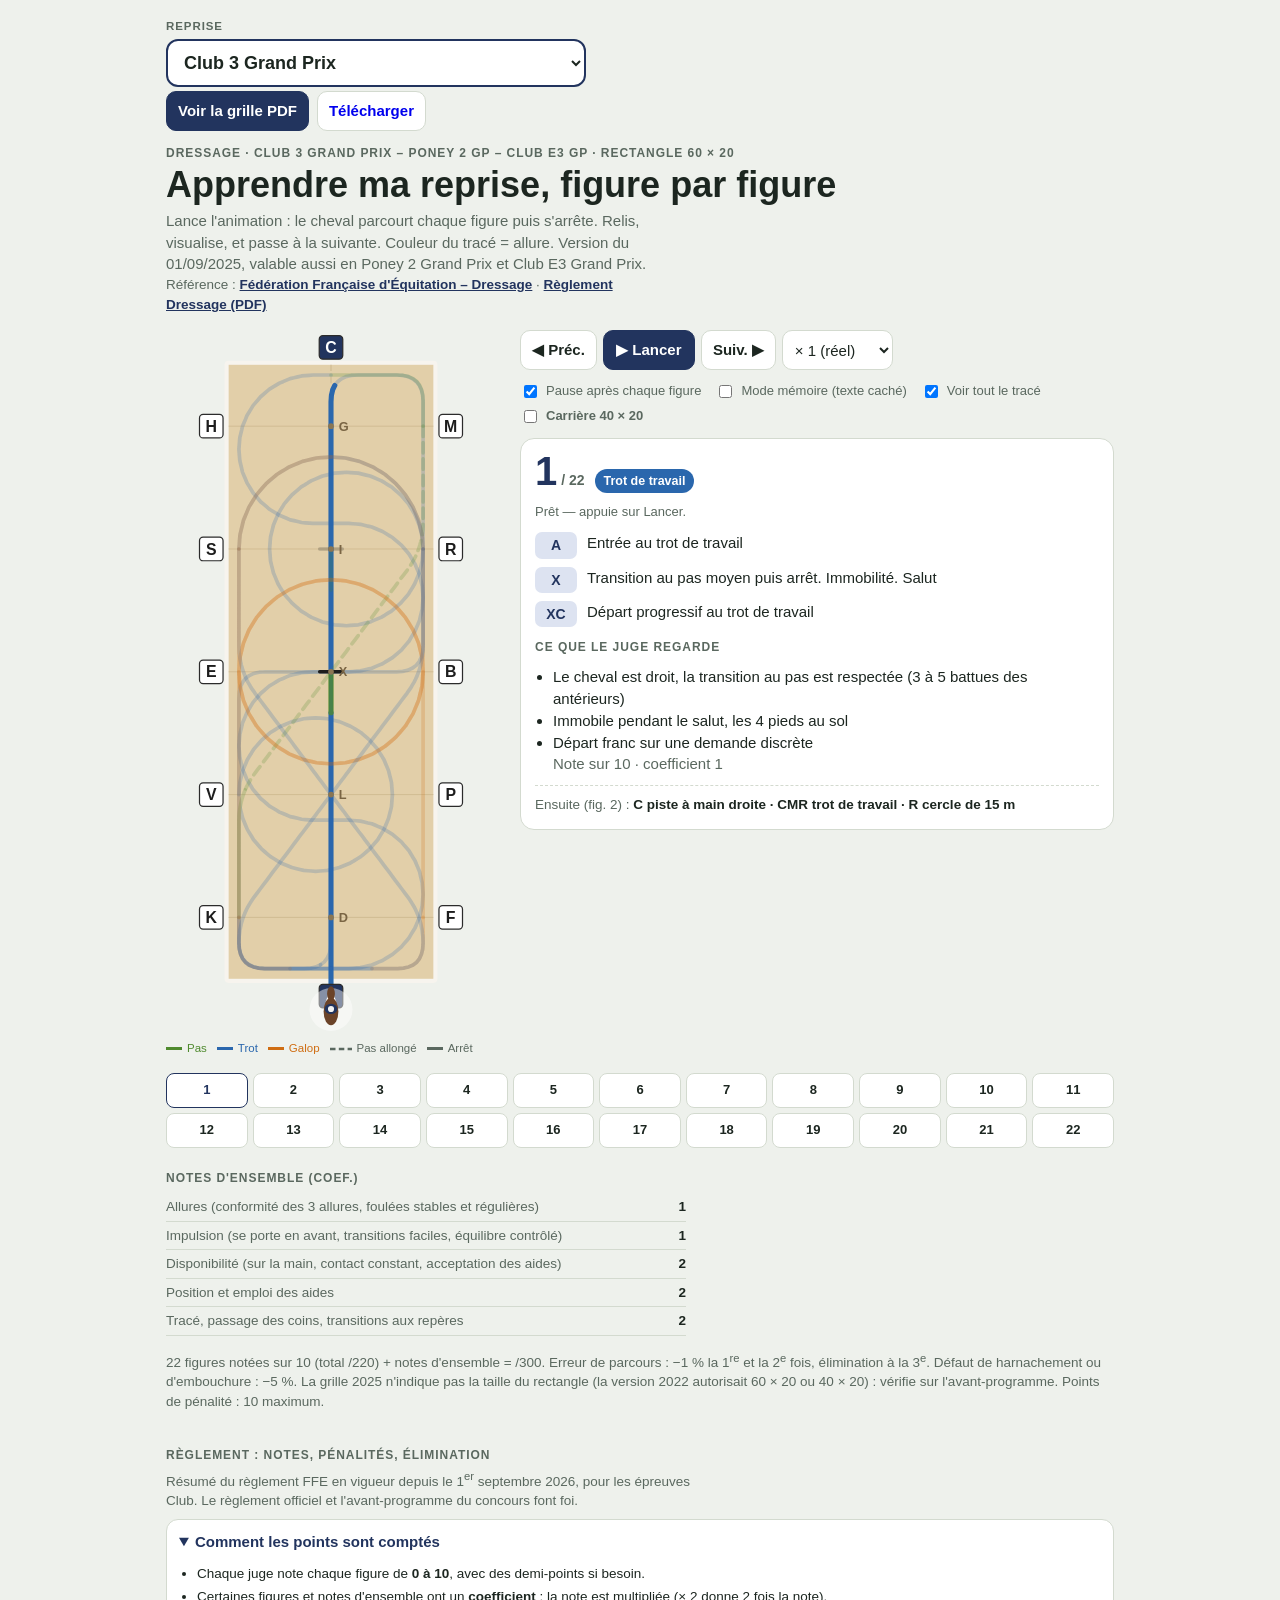
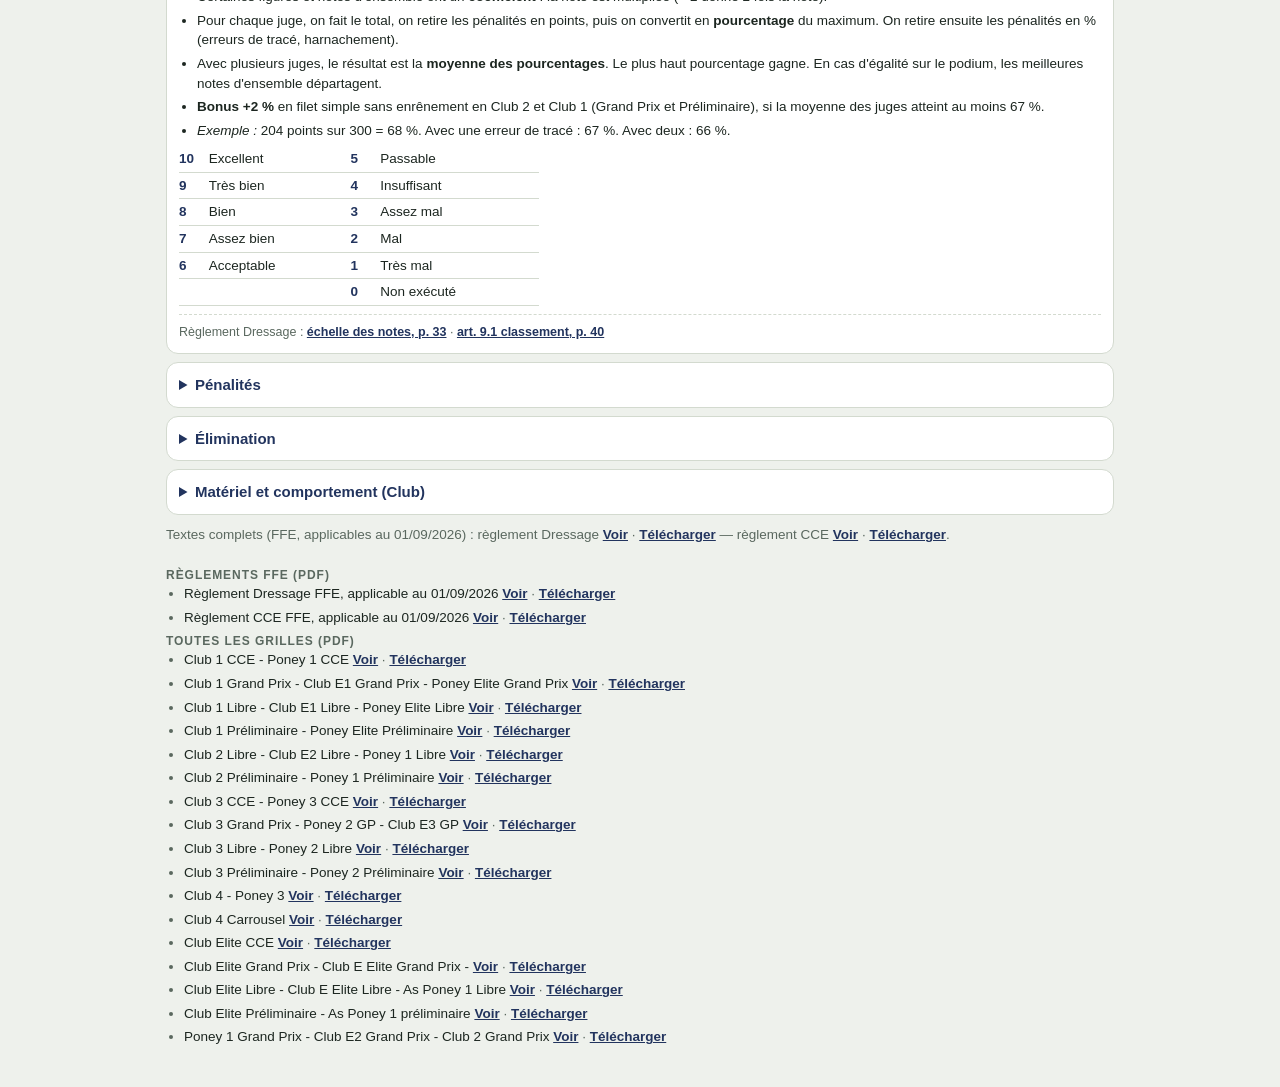
<file: reprises/index.html>
<!doctype html>
<html lang="fr">
<head>
<meta charset="utf-8">
<meta name="viewport" content="width=device-width,initial-scale=1,viewport-fit=cover">
<title>Reprises Club Grand Prix</title>
<link rel="icon" href="icon.svg" type="image/svg+xml">
<link rel="stylesheet" href="style.css">
<link rel="manifest" href="manifest.webmanifest">
<meta name="theme-color" content="#22345e">
</head>
<body>
<div class="wrap">
  <header>
    <div class="repsel">
      <label for="repSelect">Reprise</label>
      <select id="repSelect"></select>
      <div id="pdfLinks" class="pdfbtns" hidden>
        <a class="btn primary" id="pdfView" target="_blank" rel="noopener">Voir la grille PDF</a>
        <a class="btn" id="pdfDl">Télécharger</a>
      </div>
    </div>
    <div class="eyebrow"><span id="disc">Dressage</span> · <span id="repLbl">Club 3 Grand Prix</span> · rectangle <span id="sizeLbl">60 × 20</span></div>
    <h1>Apprendre ma reprise, figure par figure</h1>
    <p>Lance l'animation : le cheval parcourt chaque figure puis s'arrête. Relis, visualise, et passe à la suivante. Couleur du tracé = allure. <span id="repInfo"></span></p>
    <p class="doclinks">Référence : <a href="https://www.ffe.com/pratiquer/disciplines/dressage" target="_blank" rel="noopener">Fédération Française d'Équitation – Dressage</a> · <a id="rulesPdf" href="pdf/reglement-dressage-2027-applicable-au-01-09-2026_4.pdf" target="_blank" rel="noopener">Règlement Dressage (PDF)</a></p>
    <p id="phNote" hidden><b>Lettres en pointillé (V, S, R, P, L, I) :</b> elles n'existent pas sur un 40 × 20. Elles sont placées à leur point repère, à mi-chemin entre la lettre de coin et E ou B (et entre X et G ou D pour I et L).</p>
  </header>

  <div class="stage">
    <div class="arena-col">
      <svg id="arena" viewBox="-3.2 -3.4 26.4 68.6" role="img" aria-label="Carrière avec le tracé de la reprise"></svg>
      <div class="legend">
        <span class="lg-walk"><i></i>Pas</span>
        <span class="lg-trot"><i></i>Trot</span>
        <span class="lg-canter"><i></i>Galop</span>
        <span id="lgExtra" class="lg-extra"></span>
        <span><i class="lg-halt"></i>Arrêt</span>
      </div>
    </div>

    <div class="side">
      <div class="controls">
        <button class="btn" id="prev" aria-label="Figure précédente">◀ Préc.</button>
        <button class="btn primary" id="play">▶ Lancer</button>
        <button class="btn" id="next" aria-label="Figure suivante">Suiv. ▶</button>
        <select id="speed" aria-label="Vitesse">
          <option value="0.5">× 0,5 (lent)</option>
          <option value="1" selected>× 1 (réel)</option>
          <option value="5">× 5</option>
          <option value="10">× 10</option>
        </select>
      </div>
      <div class="toggles">
        <label><input type="checkbox" id="stopEach" checked> Pause après chaque figure</label>
        <label><input type="checkbox" id="hideText"> Mode mémoire (texte caché)</label>
        <label><input type="checkbox" id="showAll" checked> Voir tout le tracé</label>
        <label id="size40Lbl"><input type="checkbox" id="size40"> <b>Carrière 40 × 20</b> <span id="size40Note"></span></label>
      </div>

      <section class="card" id="card" aria-live="polite">
        <div class="fighead">
          <div class="fignum" id="fignum">1<small> / 22</small></div>
          <span class="gait" id="gait">Trot de travail</span>
        </div>
        <div class="status" id="status">Prêt — appuie sur Lancer.</div>
        <ul class="steps" id="steps"></ul>
        <button class="btn reveal" id="reveal" hidden>Révéler le texte</button>
        <h2>Ce que le juge regarde</h2>
        <ul class="ideas" id="ideas"></ul>
        <div class="next" id="nextFig"></div>
      </section>
    </div>
  </div>

  <nav class="chips" id="chips" aria-label="Figures de la reprise"></nav>

  <section class="notes">
    <h2>Notes d'ensemble (coef.)</h2>
    <table id="ensTable"></table>
    <p><span id="repScore"></span> <span id="repNotes"></span></p>
  </section>

  <section class="notes rules" id="rules" aria-labelledby="rulesTitle">
    <h2 id="rulesTitle">Règlement : notes, pénalités, élimination</h2>
    <p class="rules-intro">Résumé du règlement FFE en vigueur depuis le 1<sup>er</sup> septembre 2026, pour les épreuves Club. Le règlement officiel et l'avant-programme du concours font foi.</p>

    <!-- ===== Dressage (règlement Dressage FFE, août 2026) ===== -->
    <div data-rules="dre">
      <details open>
        <summary>Comment les points sont comptés</summary>
        <ul>
          <li>Chaque juge note chaque figure de <b>0 à 10</b>, avec des demi-points si besoin.</li>
          <li>Certaines figures et notes d'ensemble ont un <b>coefficient</b> : la note est multipliée (× 2 donne 2 fois la note).</li>
          <li>Pour chaque juge, on fait le total, on retire les pénalités en points, puis on convertit en <b>pourcentage</b> du maximum. On retire ensuite les pénalités en % (erreurs de tracé, harnachement).</li>
          <li>Avec plusieurs juges, le résultat est la <b>moyenne des pourcentages</b>. Le plus haut pourcentage gagne. En cas d'égalité sur le podium, les meilleures notes d'ensemble départagent.</li>
          <li><b>Bonus +2 %</b> en filet simple sans enrênement en Club 2 et Club 1 (Grand Prix et Préliminaire), si la moyenne des juges atteint au moins 67 %.</li>
          <li><i>Exemple :</i> 204 points sur 300 = 68 %. Avec une erreur de tracé : 67 %. Avec deux : 66 %.</li>
        </ul>
        <table class="scale" aria-label="Échelle des notes">
          <tr><td>10</td><td>Excellent</td><td>5</td><td>Passable</td></tr>
          <tr><td>9</td><td>Très bien</td><td>4</td><td>Insuffisant</td></tr>
          <tr><td>8</td><td>Bien</td><td>3</td><td>Assez mal</td></tr>
          <tr><td>7</td><td>Assez bien</td><td>2</td><td>Mal</td></tr>
          <tr><td>6</td><td>Acceptable</td><td>1</td><td>Très mal</td></tr>
          <tr><td></td><td></td><td>0</td><td>Non exécuté</td></tr>
        </table>
        <p class="art">Règlement Dressage : <a href="pdf/reglement-dressage-2027-applicable-au-01-09-2026_4.pdf#page=33" target="_blank" rel="noopener">échelle des notes, p. 33</a> · <a href="pdf/reglement-dressage-2027-applicable-au-01-09-2026_4.pdf#page=40" target="_blank" rel="noopener">art. 9.1 classement, p. 40</a></p>
      </details>

      <details>
        <summary>Pénalités</summary>
        <table class="pen">
          <tr><td><b>Erreur de tracé</b> (tourner du mauvais côté, oublier un mouvement), signalée ou non par la cloche</td><td>1<sup>re</sup> : −1 %<br>2<sup>e</sup> : −1 %<br>3<sup>e</sup> : élimination</td></tr>
          <tr><td>Sortir par la porte en A restée ouverte</td><td>−1 % (erreur de tracé)</td></tr>
          <tr><td><b>Erreur d'exécution</b> : salut non conforme (rênes dans une seule main), trot enlevé au lieu d'assis quand il n'est pas autorisé</td><td>−2 points</td></tr>
          <tr><td>Entrer en A avant la cloche, ou plus de 45 secondes après</td><td>−2 points</td></tr>
          <tr><td>Entrer sur la piste (même autour du rectangle) avec un stick</td><td>−2 points, et lâcher le stick</td></tr>
          <tr><td>Entrer avec des protections (guêtres, bandes, cloches) ou un écouteur</td><td>−2 points, et les retirer à la demande du président, sinon élimination</td></tr>
          <tr><td><b>Aide extérieure</b> : quelqu'un t'aide par la voix, des signes… une fois que tu es dans le rectangle</td><td>−5 points par intervention</td></tr>
          <tr><td>Défaut de harnachement ou d'embouchure, gogue sans fourche ou trop serré, tenue ou éperons non conformes (contrôle à la sortie de piste)</td><td>−5 %</td></tr>
          <tr><td>Ne pas passer à son ordre de passage</td><td>−5 points ou élimination</td></tr>
          <tr><td>Reprise libre : temps dépassé ou insuffisant</td><td>−2 points</td></tr>
        </table>
        <p class="small">Les pénalités en % sont retirées du pourcentage final. Les pénalités en points sont retirées du total avant la conversion en pourcentage. Le trot enlevé est autorisé en Club 4 et Club 3, et pour les cavaliers de 60 ans et plus.</p>
        <p class="art">Règlement Dressage : <a href="pdf/reglement-dressage-2027-applicable-au-01-09-2026_4.pdf#page=39" target="_blank" rel="noopener">tableau des pénalités, p. 39</a> · <a href="pdf/reglement-dressage-2027-applicable-au-01-09-2026_4.pdf#page=35" target="_blank" rel="noopener">art. 7.5 entrée en piste, p. 35</a></p>
      </details>

      <details>
        <summary>Élimination</summary>
        <ul>
          <li>3<sup>e</sup> erreur de tracé.</li>
          <li><b>Chute</b> du cheval ou du cavalier entre l'entrée en A et l'arrêt final. Le cavalier quitte la piste à pied.</li>
          <li>Le cheval <b>sort du rectangle</b> en franchissant la lice des quatre membres (sauf en carrousel).</li>
          <li><b>Défense</b> qui bloque la reprise plus de 20 secondes, ou qui met en danger le cavalier, le cheval, les juges ou le public (même avant l'entrée).</li>
          <li><b>Boiterie</b> marquée. La décision du président du jury est sans appel.</li>
          <li><b>Sang frais</b> dans la bouche ou sur les flancs. Ailleurs, le président décide ; une piqûre d'insecte n'élimine pas.</li>
          <li><b>Brutalité ou mauvais traitement</b>, y compris à la détente : usage excessif du stick ou des éperons, muserolle trop serrée.</li>
          <li>Utilisation de substances interdites (dopage).</li>
          <li>Refuser de retirer des protections ou un écouteur à la demande du président.</li>
          <li>Monter sur la piste de compétition en dehors de son passage, sans autorisation : disqualification.</li>
        </ul>
        <p class="art">Règlement Dressage : <a href="pdf/reglement-dressage-2027-applicable-au-01-09-2026_4.pdf#page=37" target="_blank" rel="noopener">art. 7.8 erreurs, boiterie, sang, p. 37</a> · <a href="pdf/reglement-dressage-2027-applicable-au-01-09-2026_4.pdf#page=38" target="_blank" rel="noopener">art. 7.9 chute, défense, aide extérieure, p. 38</a></p>
      </details>

      <details>
        <summary>Matériel et comportement (Club)</summary>
        <h3>Obligatoire</h3>
        <ul>
          <li><b>Casque</b> aux normes dès que l'on est à cheval dans l'enceinte du concours (détente comprise).</li>
          <li>Tenue d'équitation libre, correcte et adaptée (pas de veste imposée en Club).</li>
          <li>Selle, avec ou sans étriers. Filet avec sous-gorge ; bride avec sous-gorge, 4 rênes et muserolle.</li>
          <li>Muserolle réglée pour laisser passer <b>deux doigts</b> sur le chanfrein.</li>
        </ul>
        <h3>Interdit sur la piste de compétition</h3>
        <ul>
          <li>Guêtres, bandes, cloches et toute protection (autorisées à la détente ; permises en Libre et carrousel).</li>
          <li><b>Stick</b> (cravache), y compris autour du rectangle. Seule exception : les reprises CCE courues en concours de dressage (1,20 m, 1 m pour les poneys).</li>
          <li>Écouteur pour le cavalier ; casque audio pour le cheval (partout dans le concours).</li>
          <li>Œillères, bouchons d'oreilles, bonnet qui couvre les yeux, masque ou lunettes, cagoule magnétique.</li>
          <li>Martingale à anneaux, rondelles, rênes latérales ou coulissantes.</li>
          <li>Mors de moins de 1,0 cm de diamètre (poneys) ou 1,2 cm (chevaux), mors tout en cuir, anti-passe-langue, hackamore.</li>
          <li>Fourreau de muserolle, bande de respect, rênes à poignées, étrier aimanté.</li>
          <li><b>Bride</b> : seulement en Club Elite, Club 1, Grand Prix, Libre et Carrousel ; jamais pour un cheval ou poney de 5 ans et moins.</li>
          <li><b>Enrênements</b> (triangle, gogue indépendant, gogue canter, gogue commandé) : autorisés sur filet simple de Club 4 à Club 1, interdits en Club Elite. Un seul à la fois ; le gogue indépendant passe par les anneaux du mors, avec sa fourche, et laisse le nez légèrement en avant à l'arrêt.</li>
          <li>Monte sans mors : seulement en Libre et carrousel (licol en corde, sidepull ou cordelette).</li>
        </ul>
        <h3>Autorisé</h3>
        <ul>
          <li>Éperons (facultatifs) à branches lisses ; molettes lisses qui tournent librement. Leur taille est limitée en Club et Poney.</li>
          <li>Bonnet non attaché à la muserolle (y compris anti-bruit), filet de nez, tresses, collier de chasse, bricole, croupière.</li>
          <li>La <b>voix du cavalier</b>, avec modération. Personne d'autre ne peut aider.</li>
          <li>Faire <b>dicter</b> la reprise, sans rien ajouter ni répéter (sauf en championnat).</li>
          <li>Retirer sa veste s'il fait très chaud, ajouter un blouson s'il pleut.</li>
        </ul>
        <p class="art">Règlement Dressage : <a href="pdf/reglement-dressage-2027-applicable-au-01-09-2026_4.pdf#page=19" target="_blank" rel="noopener">art. 4.3 tenue, éperons, stick, p. 19</a> · <a href="pdf/reglement-dressage-2027-applicable-au-01-09-2026_4.pdf#page=22" target="_blank" rel="noopener">art. 5.4 harnachement, p. 22</a></p>
      </details>
    </div>

    <!-- ===== CCE (règlement CCE FFE, août 2026, test de dressage) ===== -->
    <div data-rules="cce" hidden>
      <details open>
        <summary>Comment les points sont comptés</summary>
        <ul>
          <li>Chaque juge note chaque figure de <b>0 à 10</b>, multipliée par son coefficient, puis les notes d'ensemble.</li>
          <li>Pour chaque juge : total des points, <b>moins les pénalités</b>, divisé par le maximum, × 100 = pourcentage. Avec plusieurs juges, on fait la moyenne.</li>
          <li>En complet, ce pourcentage devient des <b>points de pénalité</b> : en Club, (100 − %) × 1,5. <b>Moins on a de points, mieux c'est</b>. Ils s'ajoutent à ceux du cross et du saut d'obstacles.</li>
          <li><i>Exemple :</i> 66,55 % donne (100 − 66,55) × 1,5 = <b>50,2 points</b>.</li>
          <li><b>Bonus 2 points</b> en filet simple sans enrênement en Club 3, Club 2 et Club 1.</li>
          <li>Moins de <b>45 %</b> de moyenne au dressage : retrait réglementaire.</li>
        </ul>
        <p class="art">Règlement CCE : <a href="pdf/reglement-cce-2027-version-de-travail-applicable-au-01-09-2026_0.pdf#page=44" target="_blank" rel="noopener">art. 9.1 calcul du dressage, p. 44</a></p>
      </details>

      <details>
        <summary>Pénalités</summary>
        <table class="pen">
          <tr><td><b>Erreur de parcours</b>, signalée ou non par la cloche</td><td>1<sup>re</sup> : −2 points<br>2<sup>e</sup> : −4 points<br>3<sup>e</sup> : élimination</td></tr>
          <tr><td>Ne pas saluer à l'arrêt d'entrée ou de fin (le salut se fait rênes dans une seule main)</td><td>Compte comme une erreur de parcours</td></tr>
          <tr><td>Entrer plus de 45 secondes après le signal</td><td>Compte comme une erreur de parcours</td></tr>
          <tr><td>Trotter enlevé quand le protocole demande assis</td><td>Une erreur à chaque figure</td></tr>
          <tr><td>Sortir par l'entrée en A ouverte ou par une lice discontinue</td><td>Compte comme une erreur de parcours</td></tr>
          <tr><td>Entrer avant la cloche</td><td>−2 points</td></tr>
          <tr><td>Entrer avec la cravache autour ou dans le rectangle</td><td>−2 points</td></tr>
          <tr><td>Défaut de harnachement (entrer avec des protections…)</td><td>−2 points</td></tr>
          <tr><td>Défaut de tenue</td><td>−2 points</td></tr>
          <tr><td>Aide de complaisance</td><td>−10 points</td></tr>
          <tr><td>Ne pas partir à son ordre ou à son horaire sans autorisation du jury</td><td>−10 points</td></tr>
        </table>
        <p class="small">Les pénalités sont retirées du total de chaque juge, avant le calcul du pourcentage.</p>
        <p class="art">Règlement CCE : <a href="pdf/reglement-cce-2027-version-de-travail-applicable-au-01-09-2026_0.pdf#page=41" target="_blank" rel="noopener">art. 8.2 pénalités, p. 41</a> · <a href="pdf/reglement-cce-2027-version-de-travail-applicable-au-01-09-2026_0.pdf#page=34" target="_blank" rel="noopener">déroulement du test, p. 34</a></p>
      </details>

      <details>
        <summary>Élimination</summary>
        <ul>
          <li>3<sup>e</sup> erreur de parcours.</li>
          <li><b>Chute</b> du cheval ou du cavalier.</li>
          <li><b>Sortie de la carrière</b> en franchissant les lices, quatre pieds dehors.</li>
          <li>Garder la <b>cravache</b> après la 3<sup>e</sup> figure.</li>
          <li>Le cheval refuse d'avancer pendant plus de <b>20 secondes</b>.</li>
          <li><b>Boiterie</b> caractérisée.</li>
        </ul>
        <p class="art">Règlement CCE : <a href="pdf/reglement-cce-2027-version-de-travail-applicable-au-01-09-2026_0.pdf#page=41" target="_blank" rel="noopener">art. 8.2 pénalités, p. 41</a></p>
      </details>

      <details>
        <summary>Matériel et comportement (Club)</summary>
        <h3>Obligatoire</h3>
        <ul>
          <li><b>Casque</b> ; tenue d'équitation libre ou aux couleurs du club.</li>
          <li>Selle anglaise avec étriers (selle d'amazone possible jusqu'en Club 2).</li>
          <li><b>Embouchure</b> : la monte sans mors est interdite. Une seule paire de rênes sur un mors simple.</li>
          <li>Bottes ou boots avec un vrai talon (12 mm au moins).</li>
        </ul>
        <h3>Interdit pendant le test de dressage</h3>
        <ul>
          <li><b>Cravache</b> sur la piste et autour (autorisée à la détente : 1,20 m, 1 m en Poney).</li>
          <li>Écouteurs (une oreillette seulement, et seulement à la détente).</li>
          <li>Protections (guêtres, bandes), couvre-selle.</li>
          <li>Martingales, rondelles, et tout enrênement, sauf le <b>gogue</b> (fixe, commandé en 4 rênes ou attaché aux rênes) en Club 3, Club 2 et Club 1.</li>
          <li>Anti-passe-langue ou langue attachée.</li>
          <li>Œillères, bouchons d'oreilles, masque anti-mouches, bonnet attaché à la muserolle qui bloque les oreilles, cagoule magnétique.</li>
          <li>Bande de respect, rênes à poignées, étrivière autour de l'encolure, fourreau de muserolle.</li>
          <li>Éperons de plus de 2 cm en Poney.</li>
        </ul>
        <h3>Autorisé</h3>
        <ul>
          <li>Collier de chasse, bricole, filet de nez ou cache-naseaux.</li>
          <li>Bonnet en néoprène ou matelassé, en extérieur seulement, sans couvrir les yeux.</li>
        </ul>
        <p class="small">La reprise de complet <b>ne peut pas être dictée</b> : il faut la connaître par cœur.</p>
        <p class="art">Règlement CCE : <a href="pdf/reglement-cce-2027-version-de-travail-applicable-au-01-09-2026_0.pdf#page=14" target="_blank" rel="noopener">tenue et cravache, p. 14</a> · <a href="pdf/reglement-cce-2027-version-de-travail-applicable-au-01-09-2026_0.pdf#page=16" target="_blank" rel="noopener">harnachement en dressage, p. 16</a></p>
      </details>
    </div>

    <p class="doclinks">Textes complets (FFE, applicables au 01/09/2026) : règlement Dressage <a href="pdf/reglement-dressage-2027-applicable-au-01-09-2026_4.pdf" target="_blank" rel="noopener">Voir</a> · <a href="pdf/reglement-dressage-2027-applicable-au-01-09-2026_4.pdf" download>Télécharger</a> — règlement CCE <a href="pdf/reglement-cce-2027-version-de-travail-applicable-au-01-09-2026_0.pdf" target="_blank" rel="noopener">Voir</a> · <a href="pdf/reglement-cce-2027-version-de-travail-applicable-au-01-09-2026_0.pdf" download>Télécharger</a>.</p>
  </section>

  <section class="notes">
    <h2>Règlements FFE (PDF)</h2>
    <ul class="doclist" id="ruleList"></ul>
    <h2>Toutes les grilles (PDF)</h2>
    <ul class="doclist" id="docList"></ul>
  </section>
</div>
<script src="preliminaires.js"></script>
<script src="app.js"></script>
<script>
// Hors ligne : enregistre sw.js (nécessite http(s) ou localhost, pas file://)
if ('serviceWorker' in navigator && location.protocol.startsWith('http')) {
  navigator.serviceWorker.register('sw.js').catch(() => {});
}
</script>
</body>
</html>
</file>
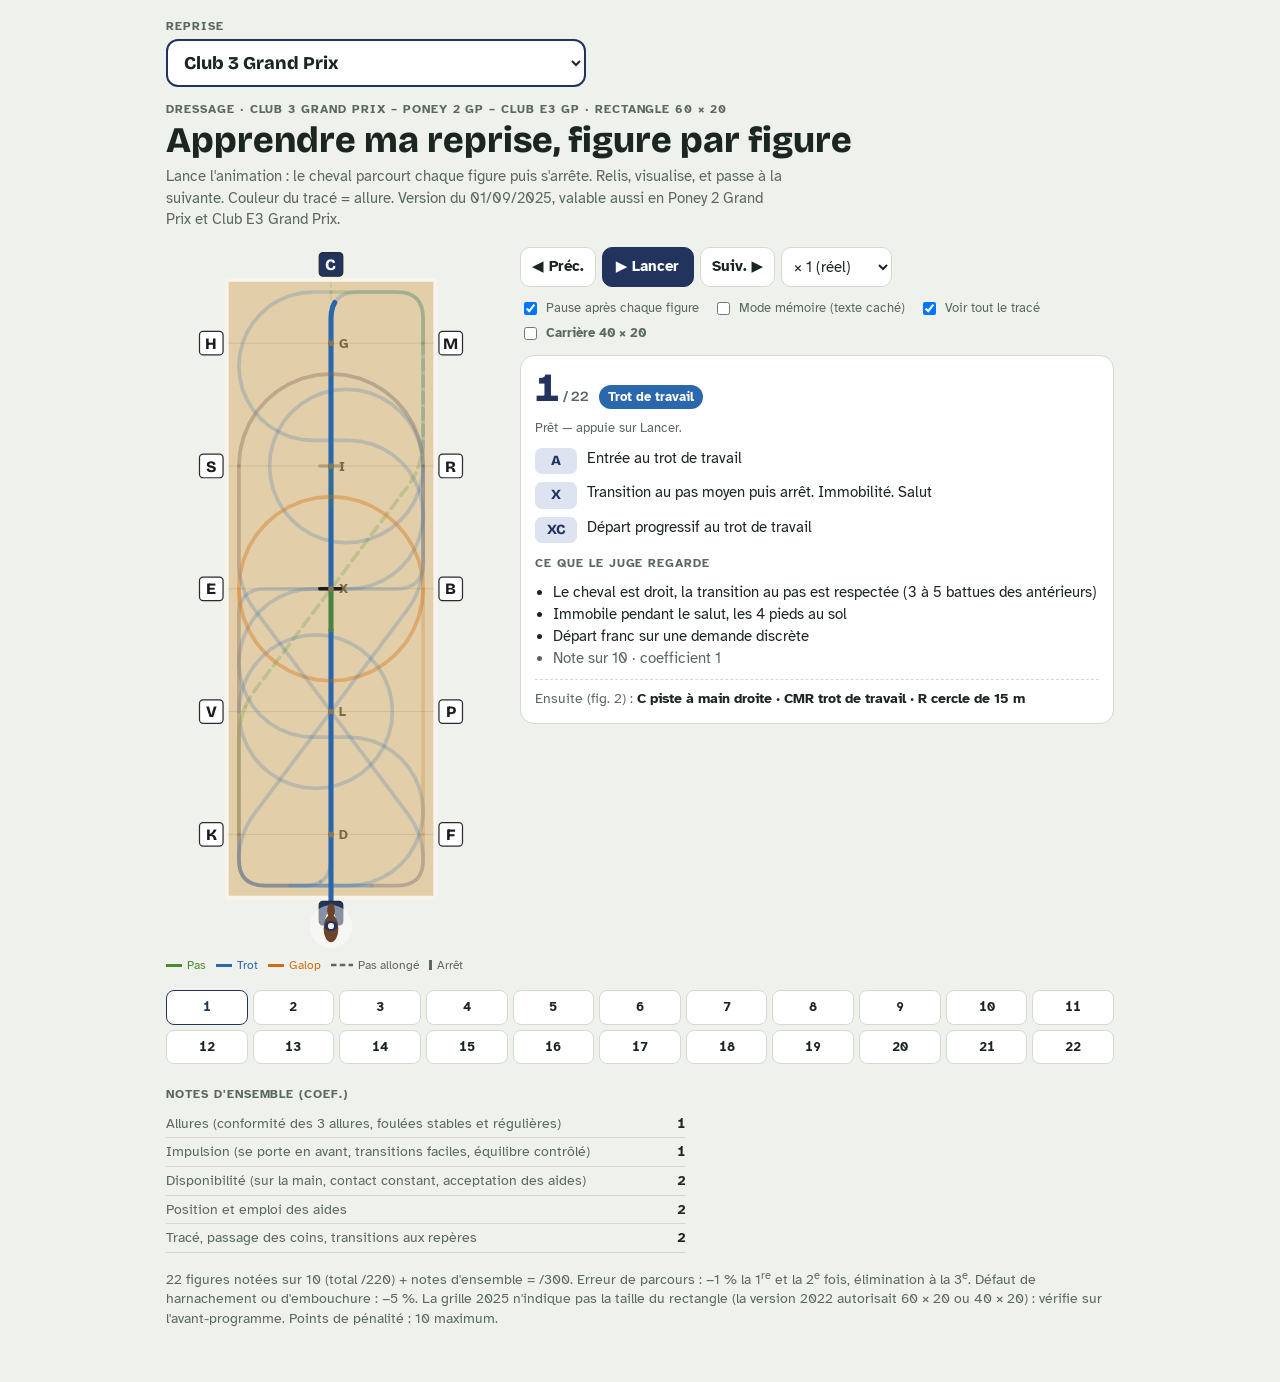
<file: reprises/Reprises Club Grand Prix.html>
<!doctype html><html><head><meta charset=utf8><meta name=viewport content="width=device-width,initial-scale=1,viewport-fit=cover"><style>:root{color-scheme:light;box-sizing:border-box;padding-top:env(safe-area-inset-top,0px);padding-bottom:env(safe-area-inset-bottom,0px)}html{scroll-padding-top:env(safe-area-inset-top,0px)}body{margin:0;padding:0;font:14px -apple-system,BlinkMacSystemFont,sans-serif;background:#fff;color:#000}img{max-width:100%}[hidden]:not([hidden=until-found i]){display:none!important}</style></head><body>
<title>Reprises Club Grand Prix</title>
<link rel="preconnect" href="https://fonts.googleapis.com">
<link rel="preconnect" href="https://fonts.gstatic.com" crossorigin>
<link rel="stylesheet" href="https://fonts.googleapis.com/css2?family=Bricolage+Grotesque:opsz,wght@12..96,600;12..96,800&family=Atkinson+Hyperlegible:wght@400;700&display=swap">
<style>
/* Layout: carrière verticale (A en bas, C en haut) à gauche, fiche de la figure à droite ; frise des 22 figures dessous */
:root{
  --bg:#eef1ec; --panel:#ffffff; --ink:#1c2620; --muted:#5a685f; --line:#d3dacf;
  --accent:#22345e; --accent-soft:#dde3f1;
  --walk:#4f8a2e; --trot:#2a67ad; --canter:#cf6d12;
  --display:"Bricolage Grotesque", "Avenir Next", system-ui, sans-serif;
  --body:"Atkinson Hyperlegible", "Segoe UI", system-ui, sans-serif;
}
@media (prefers-color-scheme: dark){:root:not([data-theme="light"]){
  --bg:#111618; --panel:#192125; --ink:#e6ece7; --muted:#9aa8a0; --line:#2b363a;
  --accent:#a9bcf0; --accent-soft:#25304a;
  --walk:#86c25e; --trot:#6fa6ec; --canter:#f19a45; color-scheme:dark}}
:root[data-theme="dark"]{
  --bg:#111618; --panel:#192125; --ink:#e6ece7; --muted:#9aa8a0; --line:#2b363a;
  --accent:#a9bcf0; --accent-soft:#25304a;
  --walk:#86c25e; --trot:#6fa6ec; --canter:#f19a45; color-scheme:dark}

*{box-sizing:border-box}
body{background:var(--bg);color:var(--ink);font-family:var(--body);font-size:15px;line-height:1.45}
.wrap{max-width:980px;margin:0 auto;padding-inline:16px;padding-block:18px 40px;display:flex;flex-direction:column;gap:16px}
header .eyebrow{font-size:12px;letter-spacing:.08em;text-transform:uppercase;color:var(--muted);font-weight:700}
.repsel{display:flex;flex-direction:column;gap:4px;margin:0 0 14px;max-width:420px}
.repsel label{font-size:11.5px;letter-spacing:.08em;text-transform:uppercase;color:var(--muted);font-weight:700}
#repSelect{width:100%;font-family:var(--display);font-weight:800;font-size:18px;padding:10px 12px;border:2px solid var(--accent);border-radius:12px;background:var(--panel);color:var(--ink);min-height:48px;cursor:pointer}
#repSelect:focus-visible{outline:3px solid var(--trot);outline-offset:2px}
h1{font-family:var(--display);font-weight:800;font-size:clamp(24px,5vw,36px);line-height:1.05;margin:4px 0 6px;text-wrap:balance}
header p{margin:0;color:var(--muted);max-width:62ch}

.stage{display:grid;grid-template-columns:minmax(130px,38%) 1fr;gap:14px;align-items:start}
@media (min-width:760px){.stage{grid-template-columns:330px 1fr;gap:24px}}
.arena-col{display:flex;flex-direction:column;gap:8px;position:sticky;top:env(safe-area-inset-top,0px)}
#arena{width:100%;height:auto;display:block;max-height:78vh}
.legend{display:flex;flex-wrap:wrap;gap:4px 10px;font-size:11.5px;color:var(--muted)}
.legend span{display:inline-flex;align-items:center;gap:5px}
.legend i{display:inline-block;width:16px;height:0;border-top:3px solid currentColor}

.side{display:flex;flex-direction:column;gap:12px;min-width:0}
.controls{display:flex;flex-wrap:wrap;gap:6px;align-items:center}
button,select{font:inherit;color:var(--ink)}
.btn{border:1px solid var(--line);background:var(--panel);border-radius:10px;padding:8px 11px;cursor:pointer;font-weight:700;min-height:40px}
.btn:hover{border-color:var(--accent)}
.btn.primary{background:var(--accent);color:var(--panel);border-color:var(--accent);min-width:92px}
.btn:focus-visible,.chip:focus-visible,select:focus-visible{outline:3px solid var(--trot);outline-offset:2px}
select{border:1px solid var(--line);background:var(--panel);border-radius:10px;padding:8px;min-height:40px}
.toggles{display:flex;flex-wrap:wrap;gap:6px 14px;font-size:13px;color:var(--muted)}
.toggles label{display:inline-flex;gap:6px;align-items:center;cursor:pointer}

.card{background:var(--panel);border:1px solid var(--line);border-radius:14px;padding:14px;display:flex;flex-direction:column;gap:10px}
.fighead{display:flex;align-items:baseline;gap:10px;flex-wrap:wrap}
.fignum{font-family:var(--display);font-weight:800;font-size:40px;line-height:.9;color:var(--accent);font-variant-numeric:tabular-nums}
.fignum small{font-size:14px;color:var(--muted);font-weight:600}
.gait{font-size:12.5px;font-weight:700;padding:3px 9px;border-radius:99px;color:#fff;background:var(--trot)}
.gait.walk{background:var(--walk)} .gait.canter{background:var(--canter)} .gait.none{background:var(--muted)}
.status{font-size:13px;color:var(--muted);min-height:1.2em}
.steps{list-style:none;margin:0;padding:0;display:flex;flex-direction:column;gap:8px;transition:filter .2s}
.steps li{display:grid;grid-template-columns:auto 1fr;gap:10px;align-items:start}
.lt{font-family:var(--display);font-weight:800;font-size:14px;min-width:42px;text-align:center;padding:3px 6px;border-radius:7px;background:var(--accent-soft);color:var(--accent)}
.hidden-text .steps{filter:blur(6px);user-select:none}
.reveal{align-self:flex-start;font-size:13px}
h2{font-size:12px;letter-spacing:.08em;text-transform:uppercase;color:var(--muted);margin:2px 0 0}
.ideas{margin:0;padding-left:18px;color:var(--ink)}
.next{font-size:13.5px;color:var(--muted);border-top:1px dashed var(--line);padding-top:9px}
.next b{color:var(--ink)}

.chips{display:grid;grid-template-columns:repeat(var(--cols,11),1fr);gap:5px}
.chip{position:relative;border:1px solid var(--line);background:var(--panel);border-radius:8px;padding:7px 0;font-weight:700;font-variant-numeric:tabular-nums;cursor:pointer;overflow:hidden;font-size:13px}
.chip.done{color:var(--muted)}
.chip.cur{border-color:var(--accent);color:var(--accent)}
.chip .bar{position:absolute;left:0;bottom:0;height:3px;background:var(--accent);width:0}

.notes{font-size:13.5px;color:var(--muted)}
.notes table{border-collapse:collapse;width:100%;max-width:520px;margin-top:6px}
.notes td{padding:4px 0;border-bottom:1px solid var(--line);vertical-align:top}
.notes td:last-child{text-align:right;font-variant-numeric:tabular-nums;color:var(--ink);font-weight:700;padding-left:10px}
.notes h2{margin-top:6px}
#size40Lbl.off{opacity:.5;cursor:not-allowed}
.legend svg{width:22px;height:6px;flex:none}
</style>

<div class="wrap">
  <header>
    <div class="repsel">
      <label for="repSelect">Reprise</label>
      <select id="repSelect"></select>
    </div>
    <div class="eyebrow">Dressage · <span id="repLbl">Club 3 Grand Prix</span> · rectangle <span id="sizeLbl">60 × 20</span></div>
    <h1>Apprendre ma reprise, figure par figure</h1>
    <p>Lance l'animation : le cheval parcourt chaque figure puis s'arrête. Relis, visualise, et passe à la suivante. Couleur du tracé = allure. <span id="repInfo"></span></p>
    <p id="phNote" hidden><b>Lettres en pointillé (V, S, R, P, L, I) :</b> elles n'existent pas sur un 40 × 20. Elles sont placées à leur point repère, à mi-chemin entre la lettre de coin et E ou B (et entre X et G ou D pour I et L).</p>
  </header>

  <div class="stage">
    <div class="arena-col">
      <svg id="arena" viewBox="-3.2 -3.4 26.4 68.6" role="img" aria-label="Carrière avec le tracé de la reprise"></svg>
      <div class="legend">
        <span style="color:var(--walk)"><i></i>Pas</span>
        <span style="color:var(--trot)"><i></i>Trot</span>
        <span style="color:var(--canter)"><i></i>Galop</span>
        <span id="lgExtra" style="display:contents"></span>
        <span><i style="border-top:0;border-left:3px solid currentColor;height:10px;width:0"></i>Arrêt</span>
      </div>
    </div>

    <div class="side">
      <div class="controls">
        <button class="btn" id="prev" aria-label="Figure précédente">◀ Préc.</button>
        <button class="btn primary" id="play">▶ Lancer</button>
        <button class="btn" id="next" aria-label="Figure suivante">Suiv. ▶</button>
        <select id="speed" aria-label="Vitesse">
          <option value="0.5">× 0,5 (lent)</option>
          <option value="1" selected>× 1 (réel)</option>
          <option value="1.5">× 1,5</option>
          <option value="2">× 2</option>
        </select>
      </div>
      <div class="toggles">
        <label><input type="checkbox" id="stopEach" checked> Pause après chaque figure</label>
        <label><input type="checkbox" id="hideText"> Mode mémoire (texte caché)</label>
        <label><input type="checkbox" id="showAll" checked> Voir tout le tracé</label>
        <label id="size40Lbl"><input type="checkbox" id="size40"> <b>Carrière 40 × 20</b> <span id="size40Note"></span></label>
      </div>

      <section class="card" id="card" aria-live="polite">
        <div class="fighead">
          <div class="fignum" id="fignum">1<small> / 22</small></div>
          <span class="gait" id="gait">Trot de travail</span>
        </div>
        <div class="status" id="status">Prêt — appuie sur Lancer.</div>
        <ul class="steps" id="steps"></ul>
        <button class="btn reveal" id="reveal" hidden>Révéler le texte</button>
        <h2>Ce que le juge regarde</h2>
        <ul class="ideas" id="ideas"></ul>
        <div class="next" id="nextFig"></div>
      </section>
    </div>
  </div>

  <nav class="chips" id="chips" aria-label="Figures de la reprise"></nav>

  <section class="notes">
    <h2>Notes d'ensemble (coef.)</h2>
    <table id="ensTable"></table>
    <p><span id="repScore"></span> <span id="repNotes"></span></p>
  </section>
</div>

<script>
(()=>{
// ---------- Lettres (mètres : x 0→20, y 0 = A, 60 = C) ----------
const LETS={
 60:{A:[10,0],K:[0,6],V:[0,18],E:[0,30],S:[0,42],H:[0,54],C:[10,60],M:[20,54],R:[20,42],B:[20,30],P:[20,18],F:[20,6],D:[10,6],L:[10,18],X:[10,30],I:[10,42],G:[10,54]},
 40:{A:[10,0],K:[0,6],V:[0,13],E:[0,20],S:[0,27],H:[0,34],C:[10,40],M:[20,34],R:[20,27],B:[20,20],P:[20,13],F:[20,6],D:[10,6],L:[10,13],X:[10,20],I:[10,27],G:[10,34]}};
const PHS={60:new Set(),40:new Set(['V','S','R','P','L','I'])};
let LEN,LET,PH,P,Q,T,TOTAL,figStart,figEnd,boards,lines,horse,hb,sy;

const GA={
  pas:{v:1.6,label:'Pas moyen',fam:'walk',dash:''},
  pasA:{v:1.9,label:'Pas allongé',fam:'walk',dash:'1 .6'},
  trot:{v:3.4,label:'Trot de travail',fam:'trot',dash:''},
  trotD:{v:4.2,label:'Trot développé',fam:'trot',dash:'1 .6'},
  cession:{v:2.6,label:'Cession à la jambe',fam:'trot',dash:'.15 .5'},
  galop:{v:5.2,label:'Galop de travail',fam:'canter',dash:''},
  trotM:{v:4.0,label:'Trot moyen',fam:'trot',dash:'1 .6'},
  galopM:{v:6.2,label:'Galop moyen',fam:'canter',dash:'1 .6'},
  contre:{v:5.0,label:'Contre-galop',fam:'canter',dash:'1.2 .4 .2 .4'},
  galopRC:{v:5.2,label:'Galop, mains avancées (contact rendu)',fam:'canter',dash:'.3 .3'},
  trotRL:{v:3.4,label:'Trot, rênes qui filent',fam:'trot',dash:'.3 .3'},
  epaule:{v:2.8,label:'Épaule en dedans',fam:'trot',dash:'.15 .5'},
  note:{v:1,label:'Note du cavalier',fam:'none',dash:''},
  recul:{v:.7,label:'Reculer (3 à 5 pas)',fam:'walk',dash:''},
  arret:{v:1,label:'Arrêt · immobilité · salut',fam:'none',dash:''}
};

// ---------- Texte des figures ----------
const REPS={
 club4:{name:'Club 4 – Poney 3',short:['Club 4','Poney 3'],group:'dre',sizes:[60,40],
  info:"Reprise de dressage Club 4 – Poney 3 (version 01/09/2025).",notes:"La grille ne précise pas la taille du rectangle : vérifie sur l'avant-programme. Points de pénalité : 10 maximum.",score:"22 figures notées sur 10 (total /220) + notes d'ensemble = /300. Erreur de parcours : −1 % la 1<sup>re</sup> et la 2<sup>e</sup> fois, élimination à la 3<sup>e</sup>. Défaut de harnachement ou d'embouchure : −5 %.",
  ens:[['Allures (conformité des 3 allures, foulées stables et régulières)',1],['Impulsion (se porte en avant, transitions faciles, équilibre contrôlé)',1],['Disponibilité (sur la main, contact constant, acceptation des aides)',2],['Position et emploi des aides',2],['Tracé, passage des coins, transitions aux repères',2]],legend:[['1 .6','Pas allongé']],
  figs:[
 {steps:[['avant R','Sur la piste à main gauche : arrêt. Immobilité. Salut'],['→','Rompre au pas moyen']],ideas:['Le cheval est droit et reste immobile pendant le salut','Les 4 pieds sont au sol'],letters:['R']},
 {steps:[['R–M','Entre R et M : départ progressif au trot de travail']],ideas:['Le cheval part au trot franchement, sur une demande discrète'],letters:['R','M']},
 {steps:[['MCH','Trot de travail (passage des coins)']],ideas:['Mouvement en avant, foulées stables et régulières','Encolure en pli interne dans les coins en M et H, tracé des coins contrôlé'],letters:['M','C','H']},
 {steps:[['HS','Trot de travail'],['SRS','Cercle de 20 m']],ideas:['Mouvement en avant, foulées stables et régulières','Encolure en léger pli interne'],letters:['H','S','R']},
 {steps:[['SE','Trot de travail'],['EF','Changement de main au trot de travail']],ideas:['Mouvement en avant, foulées stables et constantes','Rectitude'],letters:['S','E','F']},
 {steps:[['FAK','Trot de travail (passage des coins)']],ideas:['Mouvement en avant, foulées stables et régulières','Encolure en pli interne dans les coins en F et K, tracé des coins contrôlé'],letters:['F','A','K']},
 {steps:[['KV','Trot de travail'],['VPV','Cercle de 20 m']],ideas:['Mouvement en avant, foulées stables et régulières','Encolure en léger pli interne'],letters:['K','V','P']},
 {steps:[['VE','Trot de travail'],['EM','Changement de main au trot de travail']],ideas:['Mouvement en avant, foulées stables et constantes','Rectitude'],letters:['V','E','M']},
 {steps:[['—','Fonctionnement, liant, emploi des aides au trot (note du cavalier sur toute la partie au trot)']],ideas:['Buste vertical, coudes semi-fléchis, mains ensemble et devant','Assiette et liant, jambes descendues','Aides stables et discrètes, mains vers la bouche du cheval et non vers l\'arrière'],letters:[]},
 {steps:[['MC','Trot de travail'],['CH','Pas moyen']],ideas:['La transition est facile et fluide','Le rythme des allures est respecté, pli interne dans le coin de M'],letters:['M','C','H']},
 {steps:[['HSP','Changement de main au pas allongé'],['P','Pas moyen']],ideas:['Le rythme du pas est respecté','Attitude dépliée vers le contact, différence d\'attitude bien visible'],letters:['H','S','P']},
 {steps:[['P–F','Entre P et F : départ au trot de travail']],ideas:['Le cheval part au trot franchement, sur une demande discrète'],letters:['P','F']},
 {steps:[['F–K','Entre F et K : départ au galop de travail à droite']],ideas:['Départ franc sur une demande discrète','Le cavalier garde le contrôle du galop ensuite'],letters:['F','A','K']},
 {steps:[['KV','Galop de travail'],['VPV','Cercle de 20 m']],ideas:['Léger pli interne','Mouvement en avant et contrôle du galop, foulées constantes'],letters:['K','V','P']},
 {steps:[['VM','Changement de main'],['avant M','Un peu avant M : trot de travail']],ideas:['Transition facile et fluide','Foulées stables et régulières après la transition'],letters:['V','M']},
 {steps:[['M–H','Entre M et H : départ au galop à gauche']],ideas:['Départ franc sur une demande discrète','Le cavalier garde le contrôle du galop ensuite'],letters:['M','C','H']},
 {steps:[['HS','Galop de travail'],['SRS','Cercle de 20 m']],ideas:['Léger pli interne','Mouvement en avant et contrôle du galop, foulées constantes'],letters:['H','S','R']},
 {steps:[['SF','Changement de main'],['avant F','Un peu avant F : trot de travail']],ideas:['Transition facile et fluide','Foulées stables et régulières après la transition'],letters:['S','F']},
 {steps:[['—','Fonctionnement, liant, emploi des aides au galop (note du cavalier sur toute la partie au galop)']],ideas:['Buste vertical, coudes semi-fléchis, mains ensemble et devant','Assiette et liant, jambes descendues','Aides stables et discrètes, mains vers la bouche du cheval et non vers l\'arrière'],letters:[]},
 {steps:[['FAK','Trot de travail (passage des coins)']],ideas:['Mouvement en avant, foulées stables et régulières','Encolure en pli interne dans les coins en F et K, tracé des coins contrôlé'],letters:['F','A','K']},
 {steps:[['KS','Trot de travail']],ideas:['Mouvement en avant, foulées stables et constantes','Rectitude'],letters:['K','S']},
 {steps:[['S','Sur la piste à main droite : transition au pas moyen puis arrêt. Immobilité. Salut'],['—','Quitter la piste au pas libre, rênes longues']],ideas:['Transition facile et fluide','Le cheval est droit sur la piste et immobile pendant le salut, 4 pieds au sol'],letters:['S']}
],
  path:k=>{const {fig,gait,to,halt,note,circle,arc,PI,e,sv,v,h,yi,l,top}=k;
const t1=sv-9;
fig(1);gait('pas');to(19,t1-4);to(19,sv-3);halt(4);to(19,sv+2);
fig(2);to(19,sv+5);gait('trot');to(19,h);
fig(3);to(19,top);to(1,top);to(1,h);
fig(4);to(1,sv);circle(10,sv,9,PI,1);
fig(5);to(1,e);to(19,6);
fig(6);to(19,1);to(1,1);to(1,6);
fig(7);to(1,v);circle(10,v,9,PI,-1);
fig(8);to(1,e);to(19,h);
fig(9);note(3);
fig(10);to(19,top);to(10,top);gait('pas');to(1,top);to(1,h);
fig(11);gait('pasA');to(1,sv);to(19,v);gait('pas');to(19,v-1);
fig(12);to(19,v-5);gait('trot');to(19,6);
fig(13);to(19,1);to(12,1);gait('galop');to(1,1);to(1,6);
fig(14);to(1,v);circle(10,v,9,PI,-1);
fig(15);to(1+18*.8,v+(h-v)*.8);gait('trot');to(19,h);
fig(16);to(19,top);to(14,top);gait('galop');to(1,top);to(1,h);
fig(17);to(1,sv);circle(10,sv,9,PI,1);
fig(18);to(1+18*.8,sv+(6-sv)*.8);gait('trot');to(19,6);
fig(19);note(3);
fig(20);to(19,1);to(1,1);to(1,6);
fig(21);to(1,sv-5);
fig(22);gait('pas');to(1,sv);halt(5);
  }},
 cceElite:{name:'Club Elite CCE (dressage du complet)',short:['Club Elite','CCE'],group:'cce',sizes:[60,40],
  info:"Dressage du concours complet, Club Elite (version 28/11/2025).",notes:"La grille ne précise pas la taille du rectangle : vérifie sur l'avant-programme.",score:"17 figures notées sur 10 (total /170) + notes d'ensemble /50 = /220. Erreur de parcours : −2 points la 1<sup>re</sup> fois, −4 la 2<sup>e</sup>, élimination à la 3<sup>e</sup>. En complet, le pourcentage est converti en points de pénalité : (100 − %) × 1,5.",
  ens:[['Allures (franchise et régularité)',1],['Impulsion (désir de se porter en avant, élasticité, engagement)',1],['Acceptation et confiance (perméabilité aux aides, attitude, contact)',1],['Cavalier : position, fonctionnement, emploi des aides',1],['Correction du tracé, passage des coins',1]],legend:[['1 .6','Trot / galop moyen, pas allongé'],['.15 .5','Cession'],['1.2 .4 .2 .4','Contre-galop']],
  figs:[
 {steps:[['A','Entrée au trot de travail'],['C','Piste à main gauche au trot de travail']],ideas:['L\'entrée, la régularité, le rythme et la rectitude','Incurvation et équilibre dans le tournant'],letters:['A','C']},
 {steps:[['CH','Trot de travail'],['HF','Changement de main au trot moyen'],['FAK','Trot de travail']],ideas:['Équilibre, transition, rythme de l\'allongement, contact, attitude'],letters:['C','H','F','A','K']},
 {steps:[['KX','Cession à la jambe'],['XI','Trot de travail']],ideas:['Le contrôle des épaules et l\'engagement des postérieurs','Régularité, rythme et rectitude'],letters:['K','X','I']},
 {steps:[['IR','Demi-cercle de 10 m au trot de travail']],ideas:['Tracé, régularité, incurvation, équilibre'],letters:['I','R']},
 {steps:[['RK','Changement de main au trot moyen'],['KAF','Trot de travail']],ideas:['Équilibre, transition, rythme de l\'allongement, contact, attitude'],letters:['R','K','A','F']},
 {steps:[['FX','Cession à la jambe'],['XI','Trot de travail']],ideas:['Le contrôle des épaules et l\'engagement des postérieurs','Régularité, rythme et rectitude'],letters:['F','X','I']},
 {steps:[['IS','Demi-cercle de 10 m']],ideas:['Tracé, régularité, incurvation, équilibre'],letters:['I','S']},
 {steps:[['S–E','Entre S et E : transition au pas moyen'],['EF','Changement de main au pas allongé']],ideas:['Transition, régularité des pas, rythme, contact, attitude','Rythme, contact, changement d\'attitude'],letters:['S','E','F']},
 {steps:[['FA','Pas moyen'],['A','Arrêt, immobilité']],ideas:['L\'arrêt, la transition, l\'immobilité (3-4 s)'],letters:['F','A']},
 {steps:[['A','Reculer de 4 à 5 pas, rompre au trot'],['AK','Trot de travail']],ideas:['La qualité du reculer, l\'attitude, les transitions'],letters:['A','K']},
 {steps:[['K','Départ au galop de travail à droite'],['KV','Galop de travail']],ideas:['La précision, la qualité du départ au galop'],letters:['K','V']},
 {steps:[['VS','Galop moyen'],['SH','Galop de travail']],ideas:['La régularité, le rythme et les transitions','La précision'],letters:['V','S','H']},
 {steps:[['H','Demi-cercle de 10 m, rejoindre la piste en E'],['EK','Galop de travail à droite (contre-galop)']],ideas:['Le tracé, la régularité, l\'incurvation, l\'équilibre'],letters:['H','E','K']},
 {steps:[['K','Transition au trot de travail'],['KAF','Trot de travail'],['F','Départ au galop de travail à gauche']],ideas:['La précision, le respect de la mise sur la main','La précision et la qualité du départ au galop'],letters:['K','A','F']},
 {steps:[['FP','Galop de travail'],['PR','Galop moyen'],['RM','Galop de travail']],ideas:['La régularité, le rythme et les transitions','La précision'],letters:['F','P','R','M']},
 {steps:[['M','Demi-cercle de 10 m, rejoindre la piste en B'],['BF','Galop de travail à gauche (contre-galop)'],['F','Transition au trot']],ideas:['Le tracé, la régularité, l\'incurvation, l\'équilibre','La précision, l\'équilibre et l\'activité du trot'],letters:['M','B','F']},
 {steps:[['FA','Trot de travail'],['AL','Doubler'],['L','Arrêt. Immobilité. Salut'],['—','Quitter la piste en A, au pas rênes longues']],ideas:['L\'incurvation, l\'équilibre et la précision','La transition, l\'arrêt et l\'immobilité pendant le salut'],letters:['F','A','L']}
],
  path:k=>{const {fig,gait,to,halt,note,circle,arc,PI,e,sv,v,h,yi,l,top}=k;
fig(1);gait('trot');to(10,-3);to(10,top);to(1,top);
fig(2);to(1,h);gait('trotM');to(19,6);gait('trot');to(19,1);to(1,1);to(1,6);
fig(3);gait('cession');to(10,e);gait('trot');to(10,yi);
fig(4);arc(14.5,yi,4.5,PI,0);
fig(5);gait('trotM');to(1,6);gait('trot');to(1,1);to(19,1);to(19,6);
fig(6);gait('cession');to(10,e);gait('trot');to(10,yi);
fig(7);arc(5.5,yi,4.5,0,PI);
fig(8);to(1,sv-4);gait('pas');to(1,e);gait('pasA');to(19,6);
fig(9);gait('pas');to(19,1);to(10,1);halt(4);
fig(10);gait('recul');to(12.5,1);gait('trot');to(1,1);to(1,6);
fig(11);gait('galop');to(1,v);
fig(12);gait('galopM');to(1,sv);gait('galop');to(1,h);
fig(13);arc(5.5,h,4.5,PI,0);to(1,e);gait('contre');to(1,6);
fig(14);gait('trot');to(1,1);to(19,1);to(19,6);
fig(15);gait('galop');to(19,v);gait('galopM');to(19,sv);gait('galop');to(19,h);
fig(16);arc(14.5,h,4.5,0,PI);to(19,e);gait('contre');to(19,6);
fig(17);gait('trot');to(19,1);to(10,1);to(10,l);halt(5);
  }},
 cce1:{name:'Club 1 CCE – Poney 1 CCE (dressage du complet)',short:['Club 1','CCE'],group:'cce',sizes:[60,40],
  info:"Dressage du concours complet, Club 1 – Poney 1 (version 03/12/2025).",notes:"La grille ne précise pas la taille du rectangle : vérifie sur l'avant-programme.",score:"17 figures notées sur 10 (total /170) + notes d'ensemble /50 = /220. Erreur de parcours : −2 points la 1<sup>re</sup> fois, −4 la 2<sup>e</sup>, élimination à la 3<sup>e</sup>. En complet, le pourcentage est converti en points de pénalité : (100 − %) × 1,5.",
  ens:[['Allures (franchise et régularité)',1],['Impulsion (désir de se porter en avant, élasticité, engagement)',1],['Acceptation et confiance (perméabilité aux aides, attitude, contact)',1],['Cavalier : position, fonctionnement, emploi des aides',1],['Correction du tracé, passage des coins',1]],legend:[['1 .6','Trot développé / galop moyen / pas allongé'],['1.2 .4 .2 .4','Contre-galop']],
  figs:[
 {steps:[['A','Entrée au trot de travail'],['AC','Trot de travail'],['C','Piste à main gauche']],ideas:['L\'entrée, la rectitude, l\'incurvation et l\'activité'],letters:['A','C']},
 {steps:[['HS','Trot de travail'],['S','Cercle de 15 m']],ideas:['Le tracé, la précision, l\'incurvation, l\'équilibre'],letters:['H','S']},
 {steps:[['EB','Changement de main'],['vers X','Transition au pas sur 3 à 5 pas, puis trot']],ideas:['Le respect de la mise sur la main, la rectitude','La qualité du pas'],letters:['E','X','B']},
 {steps:[['BP','Trot de travail'],['P','Cercle de 15 m']],ideas:['Le tracé, la précision, l\'incurvation, l\'équilibre'],letters:['B','P']},
 {steps:[['PFK','Trot de travail'],['KM','Changement de main en développant quelques foulées'],['avant M','Trot de travail']],ideas:['Régularité, rythme et rectitude','Transition, contact, attitude'],letters:['P','F','K','M']},
 {steps:[['MC','Trot de travail'],['C','Départ au galop de travail à gauche']],ideas:['Régularité, rythme et rectitude','La précision, l\'équilibre et la qualité du départ au galop'],letters:['M','C']},
 {steps:[['CHS','Galop de travail'],['SV','Galop moyen']],ideas:['L\'équilibre et la qualité du galop'],letters:['C','H','S','V']},
 {steps:[['VK','Galop de travail'],['K','Demi-cercle de 10 m, rejoindre la piste en S']],ideas:['Régularité, rythme et rectitude','Le tracé, l\'incurvation, l\'équilibre'],letters:['V','K','S']},
 {steps:[['SH','Galop de travail à gauche (contre-galop)'],['H','Transition au trot']],ideas:['L\'équilibre et la précision, la qualité du contre-galop','La précision, l\'équilibre et la qualité du trot'],letters:['S','H']},
 {steps:[['HC','Trot de travail'],['C','Départ au galop à droite']],ideas:['La précision, l\'équilibre et la qualité du départ au galop'],letters:['H','C']},
 {steps:[['CMR','Galop de travail'],['RP','Galop moyen']],ideas:['Régularité, rythme et rectitude'],letters:['C','M','R','P']},
 {steps:[['PF','Galop de travail'],['F','Demi-cercle de 10 m et rejoindre la piste en R']],ideas:['Le tracé, l\'incurvation, l\'équilibre'],letters:['P','F','R']},
 {steps:[['RM','Galop de travail à droite (contre-galop)']],ideas:['La précision, l\'équilibre et la qualité du galop'],letters:['R','M']},
 {steps:[['MC','Trot de travail'],['C','Arrêt, rompre au pas moyen']],ideas:['La transition au trot, la régularité, la mise sur la main, le passage des coins','L\'arrêt, l\'immobilité (2-3 s), la précision, le départ au pas'],letters:['M','C']},
 {steps:[['CH','Pas moyen'],['HB','Changement de main au pas allongé'],['BP','Pas moyen']],ideas:['L\'amplitude des pas, la régularité et l\'attitude au pas allongé','Le changement d\'attitude entre pas moyen et pas allongé'],letters:['C','H','B','P']},
 {steps:[['PFA','Trot de travail'],['AL','Doubler']],ideas:['L\'incurvation, l\'équilibre et la précision','Rectitude sur la ligne du milieu'],letters:['P','F','A','L']},
 {steps:[['L','Arrêt. Immobilité. Salut'],['—','Quitter la piste en A, au pas rênes longues']],ideas:['L\'arrêt, l\'immobilité pendant le salut, la précision'],letters:['L']}
],
  path:k=>{const {fig,gait,to,halt,note,circle,arc,PI,e,sv,v,h,yi,l,top}=k;
fig(1);gait('trot');to(10,-3);to(10,top);to(1,top);
fig(2);to(1,h);to(1,sv);circle(8.5,sv,7.5,PI,1);
fig(3);to(1,e);to(7,e);gait('pas');to(12.5,e);gait('trot');to(19,e);
fig(4);to(19,v);circle(11.5,v,7.5,0,-1);
fig(5);to(19,1);to(1,1);to(1,6);gait('trotD');to(1+18*.85,6+(h-6)*.85);gait('trot');to(19,h);
fig(6);to(19,top);to(10,top);
fig(7);gait('galop');to(1,top);to(1,h);to(1,sv);gait('galopM');to(1,v);
fig(8);gait('galop');to(1,6);arc(5.5,6,4.5,PI,2*PI);to(1,sv);
fig(9);gait('contre');to(1,h);
fig(10);gait('trot');to(1,top);to(10,top);
fig(11);gait('galop');to(19,top);to(19,h);to(19,sv);gait('galopM');to(19,v);
fig(12);gait('galop');to(19,6);arc(14.5,6,4.5,0,-PI);to(19,sv);
fig(13);gait('contre');to(19,h);
fig(14);gait('trot');to(19,top);to(10,top);halt(3);gait('pas');to(8,top);
fig(15);to(1,top);to(1,h);gait('pasA');to(19,e);gait('pas');to(19,v);
fig(16);gait('trot');to(19,1);to(10,1);to(10,l-3);
fig(17);to(10,l);halt(5);
  }},
 cce3:{name:'Club 3 CCE – Poney 3 CCE (dressage du complet)',short:['Club 3 / 2','CCE'],group:'cce',sizes:[60,40],
  info:"Dressage du concours complet, Club 3 – Poney 3 (version 03/12/2025). Trot assis à l'entrée.",notes:"Rectangle 60 × 20 ou 40 × 20. La version 2022 de cette même reprise s'appliquait aussi en Club 2 – Poney 2, avec +2 points de bonus en filet simple.",score:"13 figures notées sur 10 (total /130) + notes d'ensemble /50 = /180. Erreur de parcours : −2 points la 1<sup>re</sup> fois, −4 la 2<sup>e</sup>, élimination à la 3<sup>e</sup>. En complet, le pourcentage est converti en points de pénalité : (100 − %) × 1,5.",
  ens:[['Allures (franchise et régularité)',1],['Impulsion (désir de se porter en avant, élasticité, engagement)',1],['Acceptation et confiance (perméabilité aux aides, attitude, contact)',1],['Cavalier : position, fonctionnement, emploi des aides',1],['Correction du tracé, passage des coins',1]],legend:[],
  figs:[
 {steps:[['A','Entrée au trot assis'],['C','Piste à main droite'],['CM','Trot de travail']],ideas:['Rectitude','Regard'],letters:['A','C','M']},
 {steps:[['ME','Changement de main au trot de travail'],['EV','Trot de travail']],ideas:['La correction de l\'attitude, la stabilité du trot'],letters:['M','E','V']},
 {steps:[['V','Cercle de 20 m'],['VK','Trot de travail']],ideas:['Le tracé, la précision, la stabilité et la conservation de l\'activité'],letters:['V','K']},
 {steps:[['K','Transition au pas'],['KAF','Pas moyen']],ideas:['La précision, régularité des pas, rythme','Le tracé et la rectitude'],letters:['K','A','F']},
 {steps:[['F–P','Entre F et P : départ au trot de travail'],['PB','Trot de travail']],ideas:['Le tracé et la précision'],letters:['F','P','B']},
 {steps:[['BE','Doubler'],['ES','Trot de travail'],['S','Cercle de 20 m']],ideas:['La correction de l\'attitude, la stabilité du trot','Le tracé, la précision, la stabilité et la conservation de l\'activité'],letters:['B','E','S']},
 {steps:[['SHC','Trot de travail'],['C–M','Entre C et M : départ au galop de travail à droite']],ideas:['Le passage des coins','Transition, équilibre et qualité du départ au galop'],letters:['S','H','C','M']},
 {steps:[['MR','Galop de travail'],['R','Cercle de 20 m']],ideas:['Régularité, rythme et rectitude','Le tracé, la précision, la stabilité et la conservation de l\'activité'],letters:['M','R']},
 {steps:[['RK','Changement de main au galop de travail, transition au trot sur la ligne du milieu']],ideas:['Le tracé, la précision, la transition, le contact, l\'attitude'],letters:['R','X','K']},
 {steps:[['KA','Trot de travail'],['A–F','Entre A et F : départ au galop de travail à gauche']],ideas:['Régularité, rythme et rectitude','Transition, équilibre et qualité du départ au galop'],letters:['K','A','F']},
 {steps:[['FP','Galop de travail'],['P','Cercle de 20 m']],ideas:['Régularité, rythme et rectitude','Le tracé, la précision, la stabilité et la conservation de l\'activité'],letters:['F','P']},
 {steps:[['PH','Changement de main, repasser au trot vers la ligne du milieu']],ideas:['Le tracé, la précision, la transition, l\'équilibre et l\'activité du trot'],letters:['P','X','H']},
 {steps:[['HC','Trot de travail'],['C','Arrêt progressif. Immobilité. Salut'],['—','Quitter la piste en A, au pas rênes longues']],ideas:['La direction, la précision, la transition','L\'arrêt et l\'immobilité pendant le salut'],letters:['H','C']}
],
  path:k=>{const {fig,gait,to,halt,note,circle,arc,PI,e,sv,v,h,yi,l,top}=k;
fig(1);gait('trot');to(10,-3);to(10,top);to(19,top);to(19,h);
fig(2);to(1,e);to(1,v);
fig(3);circle(10,v,9,PI,1);to(1,6);
fig(4);gait('pas');to(1,1);to(19,1);to(19,6);
fig(5);to(19,10);gait('trot');to(19,e);
fig(6);to(1,e);to(1,sv);circle(10,sv,9,PI,-1);
fig(7);to(1,h);to(1,top);to(13,top);gait('galop');to(19,top);
fig(8);to(19,h);to(19,sv);circle(10,sv,9,0,-1);
fig(9);to(10,sv+(6-sv)/2);gait('trot');to(1,6);
fig(10);to(1,1);to(14,1);gait('galop');to(19,1);to(19,6);
fig(11);to(19,v);circle(10,v,9,0,1);
fig(12);to(10,(v+h)/2);gait('trot');to(1,h);
fig(13);to(1,top);to(10,top);halt(5);
  }},
 elite:{group:'dre',score:"22 figures notées sur 10 (total /220) + notes d'ensemble = /300. Erreur de parcours : −1 % la 1<sup>re</sup> et la 2<sup>e</sup> fois, élimination à la 3<sup>e</sup>. Défaut de harnachement ou d'embouchure : −5 %.",name:'Club Elite Grand Prix',short:['Club Elite','Grand Prix'],sizes:[60],
  info:"Filet simple ou bride (filet obligatoire pour les chevaux de moins de 6 ans), éperons autorisés, stick en préparatoire uniquement.",
  notes:"Rectangle 60 × 20 uniquement. Points de pénalité : 10 maximum.",
  ens:[['Allures (conformité des 3 allures, foulées stables et régulières)',1],['Impulsion (se porte en avant, transitions faciles, équilibre contrôlé)',1],['Disponibilité (sur la main, contact constant, acceptation des aides)',2],['Position et emploi des aides',2],['Tracé, passage des coins, transitions aux repères',2]],
  legend:[['1 .6','Trot / galop moyen, pas allongé'],['.15 .5','Épaule en dedans'],['.3 .3','Rênes qui filent / contact rendu']],
  figs:[
 {steps:[['A','Entrée au trot de travail'],['X','Arrêt. Immobilité. Salut'],['XC','Rompre au trot de travail']],ideas:['Rectitude, fluidité de la transition descendante, mise en main','Les 4 pieds sont au sol pendant l\'arrêt, immobilité pendant le salut','Franchise du départ sur une demande discrète'],letters:['A','X','C']},
 {steps:[['C','Piste à main gauche'],['CHS','Trot de travail'],['SF','Changement de main au trot moyen'],['FAK','Trot de travail']],ideas:['Activité, augmentation de l\'amplitude et maintien des foulées moyennes','La cadence reste contrôlée, les transitions sont fluides','Attitude stable, en main, contact constant sur les 2 rênes','Le passage des coins en H, F et K'],letters:['C','H','S','F','A','K']},
 {steps:[['KV','Trot de travail'],['VS','Épaule en dedans à droite']],ideas:['Maintien du rythme et de la qualité de l\'allure avant et pendant le mouvement','Mise en main stable sur un contact constant','Orientation stable : postérieurs sur la piste, épaules en piste intérieure'],letters:['K','V','S']},
 {steps:[['SI','Demi-cercle de 10 m à droite'],['IL','Trot de travail'],['LP','Demi-cercle de 10 m à gauche']],ideas:['Maintien du rythme et de la qualité de l\'allure','Incurvation et équilibre dans le changement','La taille et le tracé des demi-cercles, la rectitude sur la ligne du milieu'],letters:['S','I','L','P']},
 {steps:[['PR','Épaule en dedans à gauche'],['R','Redresser'],['RM','Trot de travail']],ideas:['Maintien du rythme et de la qualité de l\'allure avant et pendant le mouvement','Mise en main stable sur un contact constant','Orientation stable : postérieurs sur la piste, épaules en piste intérieure'],letters:['P','R','M']},
 {steps:[['MCHS','Trot de travail'],['SR','Demi-cercle de 20 m, laisser filer les rênes sur 10 à 15 m'],['RM','Trot de travail']],ideas:['Maintien du rythme et de la qualité de l\'allure','Le cheval étend l\'encolure vers le bas et l\'avant en gardant le contact, nez légèrement en avant de la verticale','Reprise des rênes progressive et sans heurts','Le passage des coins en M et H'],letters:['M','C','H','S','R']},
 {steps:[['MC','Pas moyen'],['C','Arrêt. Immobilité. Reculer de 3 à 5 pas. Rompre immédiatement au pas moyen']],ideas:['Le rythme et la qualité du pas moyen','La diagonalisation du reculer, la rectitude et le contrôle des pas','La fluidité des transitions, arrêt établi sur les 4 pieds et marqué'],letters:['M','C']},
 {steps:[['CHS','Pas moyen']],ideas:['Le rythme et la qualité de l\'allure, la souplesse / décontraction','Mise en main stable sur un contact constant'],letters:['C','H','S']},
 {steps:[['SPF','Changement de main au pas allongé']],ideas:['Le maintien du rythme et la qualité du pas','Attitude dépliée avec un contact constant, nez légèrement en avant de la verticale','La modification d\'amplitude'],letters:['S','P','F']},
 {steps:[['FA','Pas moyen'],['A','Départ au galop de travail à droite'],['AK','Galop de travail']],ideas:['Maintien du rythme du pas dans la transition au pas moyen','Franchise du départ, sur une demande discrète','Le cheval est en ligne, les coins de F et K sont contrôlés'],letters:['F','A','K']},
 {steps:[['KS','Galop moyen']],ideas:['Le rythme, les foulées moyennes sont maintenues','Équilibre et cadence contrôlés, la transition est fluide','Le cheval est redressé dans le galop'],letters:['K','S']},
 {steps:[['S','Transition au galop de travail']],ideas:['Maintien du rythme du galop, la transition est fluide','Mise en main stable, le cheval est redressé'],letters:['S']},
 {steps:[['SR','Demi-cercle de 20 m : vers la ligne du milieu, avancer les mains vers la bouche du cheval et rompre le contact 2 à 3 foulées']],ideas:['Le rythme et la qualité du galop, l\'équilibre','Le contact doit être rompu clairement','Attitude et mise en main gardées, sans heurts à l\'avancée des mains et à la reprise de contact'],letters:['S','R']},
 {steps:[['RP','Galop de travail (galoper droit)']],ideas:['Le rythme et la qualité du galop, l\'équilibre','Le redressement du galop et l\'orientation stable du corps du cheval'],letters:['R','P']},
 {steps:[['PL','Demi-cercle de 10 m'],['vers L','Transition au pas moyen'],['LX','Pas moyen']],ideas:['Le rythme du galop et du pas, l\'équilibre et la souplesse','Attitude stable, fluidité de la transition','La qualité du tracé, l\'incurvation et la rectitude'],letters:['P','L','X']},
 {steps:[['vers X','Galop de travail à gauche'],['XC','Galop de travail'],['C','Piste à main gauche']],ideas:['Franchise du départ au galop sur des aides discrètes','Mise en main et contact constant sur les 2 rênes','La rectitude du tracé et le redressement du galop'],letters:['X','C']},
 {steps:[['CHS','Galop de travail'],['SV','Galop de travail (galoper droit)']],ideas:['Le rythme et la qualité du galop, l\'équilibre','Le redressement du galop et l\'orientation stable du corps du cheval'],letters:['C','H','S','V']},
 {steps:[['VL','Demi-cercle de 10 m'],['vers L','Transition au pas moyen'],['LX','Pas moyen']],ideas:['Le rythme du galop et du pas, l\'équilibre et la souplesse','Attitude stable, fluidité de la transition','La qualité du tracé, l\'incurvation et la rectitude'],letters:['V','L','X']},
 {steps:[['vers X','Galop de travail à droite'],['XC','Galop de travail'],['C','Piste à main droite']],ideas:['Franchise du départ au galop sur des aides discrètes','Mise en main et contact constant sur les 2 rênes','La rectitude du tracé et le redressement du galop'],letters:['X','C']},
 {steps:[['M','Trot de travail'],['MR','Trot de travail']],ideas:['Le rythme de l\'allure et la fluidité de la transition','Attitude stable sur la main, contact constant'],letters:['M','R']},
 {steps:[['RK','Changement de main au trot moyen'],['KA','Trot de travail']],ideas:['Activité, augmentation de l\'amplitude et maintien des foulées moyennes','La cadence reste contrôlée, les transitions sont fluides','Le passage du coin en K'],letters:['R','K','A']},
 {steps:[['A','Doubler'],['AI','Trot de travail'],['I','Arrêt. Immobilité. Salut'],['—','Quitter la piste au pas libre, rênes longues']],ideas:['Rectitude, fluidité de la transition descendante, mise en main','Les 4 pieds sont au sol pendant l\'arrêt, immobilité pendant le salut'],letters:['A','I']}
],
  path:k=>{const {fig,gait,to,halt,circle,arc,PI}=k;
fig(1);gait('trot');to(10,-3);to(10,30);halt(4);to(10,59);
fig(2);to(1,59);to(1,42);gait('trotM');to(19,6);gait('trot');to(19,1);to(1,1);to(1,6);
fig(3);to(1,18);gait('epaule');to(1,42);
fig(4);gait('trot');arc(5.5,42,4.5,PI,0);to(10,18);arc(14.5,18,4.5,PI,2*PI);
fig(5);gait('epaule');to(19,42);gait('trot');to(19,54);
fig(6);to(19,59);to(1,59);to(1,42);arc(10,42,9,PI,1.22*PI);gait('trotRL');arc(10,42,9,1.22*PI,1.78*PI);gait('trot');arc(10,42,9,1.78*PI,2*PI);to(19,54);
fig(7);gait('pas');to(19,59);to(10,59);halt(3);gait('recul');to(12.2,59);gait('pas');to(8,59);
fig(8);to(1,59);to(1,42);
fig(9);gait('pasA');to(19,18);to(19,6);
fig(10);gait('pas');to(19,1);to(10,1);gait('galop');to(1,1);to(1,6);
fig(11);gait('galopM');to(1,39);
fig(12);gait('galop');to(1,42);
fig(13);arc(10,42,9,PI,.62*PI);gait('galopRC');arc(10,42,9,.62*PI,.38*PI);gait('galop');arc(10,42,9,.38*PI,0);
fig(14);to(19,18);
fig(15);arc(14.5,18,4.5,0,-.8*PI);gait('pas');arc(14.5,18,4.5,-.8*PI,-PI);to(10,27);
fig(16);gait('galop');to(10,59);to(1,59);
fig(17);to(1,42);to(1,18);
fig(18);arc(5.5,18,4.5,PI,1.8*PI);gait('pas');arc(5.5,18,4.5,1.8*PI,2*PI);to(10,27);
fig(19);gait('galop');to(10,59);to(19,59);to(19,54);
fig(20);gait('trot');to(19,42);
fig(21);gait('trotM');to(1,6);gait('trot');to(1,1);to(10,1);
fig(22);to(10,42);halt(5);
  }},
 club1:{group:'dre',score:"22 figures notées sur 10 (total /220) + notes d'ensemble = /300. Erreur de parcours : −1 % la 1<sup>re</sup> et la 2<sup>e</sup> fois, élimination à la 3<sup>e</sup>. Défaut de harnachement ou d'embouchure : −5 %.",name:'Club 1 Grand Prix',short:['Club 1','Grand Prix'],sizes:[60],
  info:"Filet simple ou bride (filet obligatoire pour les chevaux de moins de 6 ans), gogue et éperons autorisés, stick en préparatoire uniquement.",
  notes:"Rectangle 60 × 20 uniquement. Points de pénalité : 10 maximum. +2 % de bonus en filet simple sans enrênement si le total des juges atteint 67 %.",
  ens:[['Allures (conformité des 3 allures, foulées stables et régulières)',1],['Impulsion (se porte en avant, transitions faciles, équilibre contrôlé)',1],['Disponibilité (sur la main, contact constant, acceptation des aides)',2],['Position et emploi des aides',2],['Tracé, passage des coins, transitions aux repères',2]],
  legend:[['1 .6','Trot moyen / pas allongé'],['.15 .5','Cession'],['1.2 .4 .2 .4','Contre-galop'],['.3 .3','Contact rendu']],
  figs:[
 {steps:[['A','Entrée au trot de travail'],['X','Arrêt. Immobilité. Salut'],['XC','Rompre au trot de travail']],ideas:['Rectitude, fluidité de la transition descendante, mise en main','Les 4 pieds sont au sol pendant l\'arrêt, immobilité pendant le salut','Franchise du départ sur une demande discrète'],letters:['A','X','C']},
 {steps:[['C','Piste à main droite'],['CMR','Trot de travail'],['RK','Changement de main au trot moyen'],['KA','Trot de travail']],ideas:['Activité, augmentation de l\'amplitude et maintien des foulées moyennes','La cadence reste contrôlée, les transitions sont fluides','Attitude stable, en main, contact constant sur les 2 rênes','Le passage des coins en M et K'],letters:['C','M','R','K','A']},
 {steps:[['A','Doubler'],['L','Cercle à gauche de 10 m']],ideas:['Rectitude sur le doubler et qualité du tracé en A','Maintien de la cadence et de l\'activité','La taille du cercle et l\'incurvation'],letters:['A','L']},
 {steps:[['LX','Trot de travail'],['XM','Cession à la jambe gauche']],ideas:['Maintien du rythme, mise en main conservée, contact constant','Le cheval se déplace parallèlement au grand côté, le corps droit'],letters:['L','X','M']},
 {steps:[['MCHS','Trot de travail (passage des coins)']],ideas:['Cadence et activité sur des foulées stables et régulières','Encolure en pli interne dans les coins en M et H','Le tracé des coins est contrôlé'],letters:['M','C','H','S']},
 {steps:[['SF','Changement de main au trot moyen'],['FA','Trot de travail']],ideas:['Activité, augmentation de l\'amplitude et maintien des foulées moyennes','La cadence reste contrôlée, les transitions sont fluides','Le passage du coin en F'],letters:['S','F','A']},
 {steps:[['A','Doubler'],['L','Cercle à droite de 10 m']],ideas:['Rectitude sur le doubler et qualité du tracé en A','Maintien de la cadence et de l\'activité','La taille du cercle et l\'incurvation'],letters:['A','L']},
 {steps:[['LX','Trot de travail'],['XH','Cession à la jambe droite']],ideas:['Maintien du rythme, mise en main conservée, contact constant','Le cheval se déplace parallèlement au grand côté, le corps droit'],letters:['L','X','H']},
 {steps:[['HC','Trot de travail'],['CMR','Pas moyen']],ideas:['Maintien du rythme du trot et de l\'activité dans le coin','Aisance et fluidité du passage au pas','Encolure en pli interne dans les coins en M et H'],letters:['H','C','M','R']},
 {steps:[['RVK','Changement de main au pas allongé']],ideas:['Le rythme du pas, l\'attitude dépliée vers le contact','La modification d\'amplitude'],letters:['R','V','K']},
 {steps:[['KA','Pas moyen'],['A','Départ au galop de travail à gauche'],['AF','Galop de travail']],ideas:['Maintien du rythme du pas dans la transition au pas moyen','Franchise du départ au galop, sur une demande discrète','Mise en main conservée, contact constant sur les 2 rênes'],letters:['K','A','F']},
 {steps:[['FP','Galop de travail'],['P','Cercle de 12 m']],ideas:['Le rythme du galop, activité et cadence','L\'incurvation, l\'équilibre, la taille et le tracé du cercle'],letters:['F','P']},
 {steps:[['PR','Galop de travail (galoper droit)'],['RMCH','Galop de travail (passage des coins)']],ideas:['Le rythme du galop, foulées stables et régulières','Encolure droite ou léger pli interne, redressement du galop','Pli interne dans les coins en M et H, tracé des coins contrôlé'],letters:['P','R','M','C','H']},
 {steps:[['HB','Changement de main'],['BP','Galop de travail'],['PV','Demi-cercle de 20 m au contre-galop']],ideas:['Le rythme de l\'allure','Activité et cadence sur des foulées stables et régulières','Mise en main conservée, le tracé est contrôlé'],letters:['H','B','P','V']},
 {steps:[['VS','Galop de travail'],['S','Trot de travail'],['SH','Trot de travail']],ideas:['Fluidité de la transition au trot','Foulées stables et régulières après la transition','Le contrôle du tracé (rectitude) et le passage du coin'],letters:['V','S','H']},
 {steps:[['HC','Pas moyen'],['C','Galop de travail à droite'],['CMR','Galop de travail']],ideas:['Maintien du rythme du pas dans la transition au pas moyen','Franchise du départ au galop, sur une demande discrète','Mise en main conservée, contact constant'],letters:['H','C','M','R']},
 {steps:[['RS','Demi-cercle de 20 m : vers la ligne du milieu, avancer les mains vers la bouche du cheval et rompre le contact 2 à 3 foulées'],['SHCM','Galop de travail']],ideas:['Rythme du galop, cadence et foulées constantes','La rupture claire du contact','Le cheval garde son attitude, sans heurts à l\'avancée des mains et à la reprise de contact'],letters:['R','S','H','C','M']},
 {steps:[['MR','Galop de travail'],['R','Cercle de 12 m']],ideas:['Le rythme du galop, activité et cadence','L\'incurvation, l\'équilibre, la taille et le tracé du cercle'],letters:['M','R']},
 {steps:[['RP','Galop de travail (galoper droit)'],['PFAK','Galop de travail (passage des coins)']],ideas:['Le rythme du galop, foulées stables et régulières','Encolure droite ou léger pli interne, redressement du galop','Pli interne dans les coins en F et K, tracé des coins contrôlé'],letters:['R','P','F','A','K']},
 {steps:[['KB','Changement de main'],['BR','Galop de travail'],['RS','Demi-cercle de 20 m au contre-galop']],ideas:['Le rythme de l\'allure','Activité et cadence sur des foulées stables et régulières','Mise en main conservée, le tracé est contrôlé'],letters:['K','B','R','S']},
 {steps:[['SV','Galop de travail'],['V','Trot de travail'],['VKA','Trot de travail']],ideas:['Fluidité de la transition au trot, foulées régulières après la transition','Le contrôle du tracé (rectitude) et le passage du coin'],letters:['S','V','K','A']},
 {steps:[['A','Doubler'],['AI','Trot de travail'],['I','Arrêt. Immobilité. Salut'],['—','Quitter la piste au pas libre, rênes longues']],ideas:['Rectitude, fluidité de la transition descendante, mise en main','Les 4 pieds sont au sol pendant l\'arrêt, immobilité pendant le salut'],letters:['A','I']}
],
  path:k=>{const {fig,gait,to,halt,circle,arc,PI}=k;
fig(1);gait('trot');to(10,-3);to(10,30);halt(4);to(10,59);
fig(2);to(19,59);to(19,42);gait('trotM');to(1,6);gait('trot');to(1,1);to(10,1);
fig(3);to(10,18);circle(5,18,5,0,1);
fig(4);to(10,30);gait('cession');to(19,53);gait('trot');to(19,54);
fig(5);to(19,59);to(1,59);to(1,42);
fig(6);gait('trotM');to(19,6);gait('trot');to(19,1);to(10,1);
fig(7);to(10,18);circle(15,18,5,PI,-1);
fig(8);to(10,30);gait('cession');to(1,53);gait('trot');to(1,54);
fig(9);to(1,59);to(10,59);gait('pas');to(19,59);to(19,42);
fig(10);gait('pasA');to(1,18);to(1,6);
fig(11);gait('pas');to(1,1);to(10,1);gait('galop');to(19,1);to(19,6);
fig(12);to(19,18);circle(13,18,6,0,1);
fig(13);to(19,42);to(19,59);to(1,59);to(1,54);
fig(14);to(19,30);to(19,18);gait('contre');arc(10,18,9,0,-PI);
fig(15);gait('contre');to(1,42);gait('trot');to(1,54);
fig(16);gait('pas');to(1,59);to(10,59);gait('galop');to(19,59);to(19,42);
fig(17);arc(10,42,9,0,-.38*PI);gait('galopRC');arc(10,42,9,-.38*PI,-.62*PI);gait('galop');arc(10,42,9,-.62*PI,-PI);to(1,59);to(19,59);to(19,54);
fig(18);to(19,42);circle(13,42,6,0,-1);
fig(19);to(19,18);to(19,1);to(1,1);to(1,6);
fig(20);to(19,30);gait('contre');to(19,42);arc(10,42,9,0,PI);
fig(21);to(1,18);gait('trot');to(1,1);to(10,1);
fig(22);to(10,42);halt(5);
  }},
 club2:{group:'dre',score:"22 figures notées sur 10 (total /220) + notes d'ensemble = /300. Erreur de parcours : −1 % la 1<sup>re</sup> et la 2<sup>e</sup> fois, élimination à la 3<sup>e</sup>. Défaut de harnachement ou d'embouchure : −5 %.",name:'Club 2 Grand Prix',
  info:"Filet simple ou bride (filet obligatoire pour les chevaux de moins de 6 ans), gogue et éperons autorisés, cravache en préparatoire uniquement.",
  short:['Club 2','Grand Prix'],sizes:[60,40],
  notes:"Rectangle 60 × 20 ou 40 × 20. +2 points de bonus en filet simple sans enrênement.",
  ens:[['Allures (franchise et régularité)',1],['Impulsion',1],['Acceptation et confiance (perméabilité, attitude, contact)',2],['Cavalier : position et fonctionnement, emploi des aides',2],['Cavalier : correction du tracé et passage des coins',2]],
  legend:[['1 .6','Trot développé / pas allongé'],['.15 .5','Cession']],
  figs:[
 {steps:[['A','Entrée au trot de travail'],['X','Arrêt progressif. Immobilité. Salut'],['XC','Rompre au trot de travail'],['C','Piste à main gauche']],
  ideas:['La rectitude','L\'immobilité et l\'aplomb','La franchise du départ','La régularité du trot'],letters:['A','X','C']},
 {steps:[['HS','Trot de travail'],['S','Cercle à gauche de 12 m']],ideas:['Le tracé, l\'incurvation, l\'activité'],letters:['H','S']},
 {steps:[['SF','Changement de main, obtenir quelques foulées de développement (trot enlevé autorisé)'],['FA','Trot de travail']],
  ideas:['La régularité, l\'énergie et l\'amplitude moyenne des foulées'],letters:['S','F','A']},
 {steps:[['A','Doubler'],['L–X','Entre L et X : cession à la jambe droite'],['S–H','Rejoindre la piste entre S et H']],
  ideas:['La régularité du trot','Le parallélisme au grand côté','Le maintien de l\'activité, l\'attitude'],letters:['A','L','X','S','H']},
 {steps:[['HCMR','Trot de travail'],['R','Cercle à droite de 12 m']],ideas:['La régularité du trot','Le tracé, l\'incurvation, l\'activité'],letters:['H','C','M','R']},
 {steps:[['RK','Changement de main, obtenir quelques foulées de développement (trot enlevé autorisé)'],['KA','Trot de travail']],
  ideas:['La régularité, l\'énergie et l\'amplitude moyenne des foulées'],letters:['R','K','A']},
 {steps:[['A','Doubler'],['L–X','Entre L et X : cession à la jambe gauche'],['R–M','Rejoindre la piste entre R et M'],['MC','Trot de travail']],
  ideas:['La régularité du trot','Le parallélisme au grand côté','Le maintien de l\'activité, l\'attitude','Franchise et fluidité de la transition (à C)'],letters:['A','L','X','R','M','C']},
 {steps:[['CH','Pas moyen']],ideas:['Le rythme du pas'],letters:['C','H']},
 {steps:[['HSP','Pas allongé']],ideas:['Le rythme du pas, l\'attitude dépliée, l\'amplitude','Les changements d\'attitude'],letters:['H','S','P']},
 {steps:[['PFA','Pas moyen']],ideas:['Le rythme du pas, l\'attitude, l\'amplitude moyenne'],letters:['P','F','A']},
 {steps:[['A','Départ au galop de travail à droite'],['AK','Galop de travail']],ideas:['Correction et franchise du départ'],letters:['A','K']},
 {steps:[['KX','Ligne droite de K vers X'],['X','2 foulées droites sur la ligne du milieu, parallèles au grand côté'],['XH','Ligne droite de X vers H']],ideas:['La correction et la rectitude du galop','Le tracé'],letters:['K','X','H']},
 {steps:[['HCM','Galop de travail'],['MB','Galop de travail (galoper droit)']],ideas:['Le passage des coins','La correction et la rectitude du galop','Le maintien de l\'activité, l\'attitude'],letters:['H','C','M','B']},
 {steps:[['B','Cercle à droite de 15 m']],ideas:['La correction du galop','L\'incurvation, le tracé'],letters:['B']},
 {steps:[['BK','Changement de main'],['vers L','Transition au trot de travail']],ideas:['Franchise et fluidité de la transition'],letters:['B','L','K']},
 {steps:[['KA','Trot de travail'],['A','Départ au galop de travail à gauche'],['AF','Galop de travail']],ideas:['Correction et franchise du départ'],letters:['K','A','F']},
 {steps:[['FX','Ligne droite de F vers X'],['X','2 foulées droites sur la ligne du milieu, parallèles au grand côté'],['XM','Ligne droite de X vers M']],ideas:['La correction et la rectitude du galop','Le tracé'],letters:['F','X','M']},
 {steps:[['MCH','Galop de travail'],['HE','Galop de travail (galoper droit)']],ideas:['Le passage des coins','La correction et la rectitude du galop','Le maintien de l\'activité, l\'attitude'],letters:['M','C','H','E']},
 {steps:[['E','Cercle à gauche de 15 m']],ideas:['La correction du galop','L\'incurvation, le tracé'],letters:['E']},
 {steps:[['EF','Changement de main'],['vers L','Transition au trot de travail'],['FA','Trot de travail']],ideas:['Franchise et fluidité de la transition'],letters:['E','L','F','A']},
 {steps:[['A','Doubler'],['AI','Trot de travail']],ideas:['Le tracé, la rectitude'],letters:['A','I']},
 {steps:[['I','Arrêt progressif. Immobilité. Salut'],['—','Quitter la piste au pas libre, rênes longues']],ideas:['Fluidité de la transition','Correction de l\'arrêt, l\'immobilité'],letters:['I']}
],
  path:k=>{const {fig,gait,to,halt,circle,curve,line3,PI,e,sv,v,h,yi,l,top}=k;
   const cs=l+(e-l)/3, ce=sv+(h-sv)*5/12;   // cession : entre L et X, rejoindre la piste entre S et H (ou R et M)
fig(1);gait('trot');to(10,-3);to(10,e);halt(4);to(10,top);to(1,top);to(1,h);
fig(2);to(1,sv);circle(7,sv,6,PI,1);
fig(3);gait('trotD');to(19,6);gait('trot');to(19,1);to(10,1);
fig(4);to(10,cs);gait('cession');to(1,ce);gait('trot');to(1,ce+1);
fig(5);to(1,top);to(19,top);to(19,sv);circle(13,sv,6,0,-1);
fig(6);gait('trotD');to(1,6);gait('trot');to(1,1);to(10,1);
fig(7);to(10,cs);gait('cession');to(19,ce);gait('trot');to(19,ce+1);to(19,top);to(10,top);
fig(8);gait('pas');to(1,top);to(1,h);
fig(9);gait('pasA');to(1,sv);to(19,v);
fig(10);gait('pas');to(19,1);to(10,1);
fig(11);gait('galop');to(1,1);to(1,6);
fig(12);line3([10,e-3.5],[10,e+3.5],[1,h]);
fig(13);to(1,top);to(19,top);to(19,e);
fig(14);circle(11.5,e,7.5,0,-1);
fig(15);to(10,l);gait('trot');to(1,6);
fig(16);to(1,1);to(10,1);gait('galop');to(19,1);to(19,6);
fig(17);line3([10,e-3.5],[10,e+3.5],[19,h]);
fig(18);to(19,top);to(1,top);to(1,e);
fig(19);circle(8.5,e,7.5,PI,1);
fig(20);to(10,l);gait('trot');to(19,6);to(19,1);to(10,1);
fig(21);to(10,yi);
fig(22);halt(5);
  }},
 club3:{group:'dre',score:"22 figures notées sur 10 (total /220) + notes d'ensemble = /300. Erreur de parcours : −1 % la 1<sup>re</sup> et la 2<sup>e</sup> fois, élimination à la 3<sup>e</sup>. Défaut de harnachement ou d'embouchure : −5 %.",name:'Club 3 Grand Prix – Poney 2 GP – Club E3 GP',
  info:"Version du 01/09/2025, valable aussi en Poney 2 Grand Prix et Club E3 Grand Prix.",
  short:['Club 3','Grand Prix'],sizes:[60,40],
  notes:"La grille 2025 n'indique pas la taille du rectangle (la version 2022 autorisait 60 × 20 ou 40 × 20) : vérifie sur l'avant-programme. Points de pénalité : 10 maximum.",
  ens:[['Allures (conformité des 3 allures, foulées stables et régulières)',1],['Impulsion (se porte en avant, transitions faciles, équilibre contrôlé)',1],['Disponibilité (sur la main, contact constant, acceptation des aides)',2],['Position et emploi des aides',2],['Tracé, passage des coins, transitions aux repères',2]],
  legend:[['1 .6','Pas allongé']],
  figs:[
 {steps:[['A','Entrée au trot de travail'],['X','Transition au pas moyen puis arrêt. Immobilité. Salut'],['XC','Départ progressif au trot de travail']],ideas:['Le cheval est droit, la transition au pas est respectée (3 à 5 battues des antérieurs)','Immobile pendant le salut, les 4 pieds au sol','Départ franc sur une demande discrète'],letters:['A','X','C']},
 {steps:[['C','Piste à main droite'],['CMR','Trot de travail'],['R','Cercle de 15 m']],ideas:['Mouvement en avant, foulées stables et régulières','Léger pli interne dans le coin et sur le cercle, contact constant','La taille du cercle'],letters:['C','M','R']},
 {steps:[['RB','Trot de travail'],['BE','Doubler dans la largeur'],['E','Piste à main gauche'],['EV','Trot de travail']],ideas:['Foulées stables et constantes','Rectitude sur le doubler et qualité du tracé en B et E','Attitude stable, contact constant sur les 2 rênes'],letters:['R','B','E','V']},
 {steps:[['V','Cercle de 15 m'],['VKA','Trot de travail']],ideas:['Mouvement en avant, foulées stables et régulières','Léger pli interne dans le coin et sur le cercle, contact constant','La taille du cercle'],letters:['V','K','A']},
 {steps:[['AXC','Serpentine de 4 boucles']],ideas:['Mouvement en avant, foulées stables et régulières','Léger pli interne sur chaque boucle, contact constant','La taille des boucles et le tracé'],letters:['A','X','C']},
 {steps:[['—','Fonctionnement, liant, emploi des aides au trot (note du cavalier sur toute la partie au trot)']],ideas:['Buste vertical, coudes semi-fléchis, mains ensemble et devant','Assiette et liant, jambes descendues','Aides stables et discrètes, mains vers la bouche du cheval et non vers l\'arrière'],letters:[]},
 {steps:[['C','Transition au pas moyen'],['CM','Pas moyen']],ideas:['La transition est facile et fluide, le rythme du pas est respecté','Encolure en pli interne dans le coin de M'],letters:['C','M']},
 {steps:[['MRV','Pas allongé']],ideas:['Le rythme du pas est respecté, attitude dépliée vers le contact','Différence d\'attitude bien visible'],letters:['M','R','V']},
 {steps:[['VK','Pas moyen'],['KA','Trot de travail']],ideas:['Le rythme des allures','Départ au trot franc, sur une demande discrète'],letters:['V','K','A']},
 {steps:[['A–F','Entre A et F : départ au galop de travail à gauche']],ideas:['Franchise du départ, rythme et attitude stable dans le départ','Le cavalier garde le contrôle du galop ensuite'],letters:['A','F']},
 {steps:[['FB','Galop de travail (galoper droit)']],ideas:['Le rythme, mouvement en avant, foulées stables et régulières','Encolure droite ou en léger pli interne'],letters:['F','B']},
 {steps:[['BEB','Cercle de 20 m'],['BR','Galop de travail']],ideas:['Léger pli interne, contrôle du galop, foulées constantes','Attitude stable, contact constant sur les 2 rênes'],letters:['B','E','R']},
 {steps:[['RS','Demi-cercle de 20 m'],['vers G','Transition au trot de travail']],ideas:['Fluidité de la transition au trot, foulées régulières après','Attitude stable, contact constant','Le contrôle du tracé'],letters:['R','G','S']},
 {steps:[['SE','Trot de travail'],['EFA','Changement de main au trot de travail']],ideas:['Foulées stables et constantes','Attitude stable, contact constant','Le tracé du coin et la rectitude'],letters:['S','E','F','A']},
 {steps:[['A–K','Entre A et K : départ au galop de travail à droite']],ideas:['Franchise du départ, rythme et attitude stable dans le départ','Le cavalier garde le contrôle du galop ensuite'],letters:['A','K']},
 {steps:[['KE','Galop de travail (galoper droit)']],ideas:['Le rythme, mouvement en avant, foulées stables et régulières','Encolure droite ou en léger pli interne'],letters:['K','E']},
 {steps:[['EBE','Cercle de 20 m'],['ES','Galop de travail']],ideas:['Léger pli interne, contrôle du galop, foulées constantes','Attitude stable, contact constant sur les 2 rênes'],letters:['E','B','S']},
 {steps:[['SR','Demi-cercle de 20 m'],['vers G','Transition au trot de travail']],ideas:['Fluidité de la transition au trot, foulées régulières après','Attitude stable, contact constant','Le contrôle du tracé'],letters:['S','G','R']},
 {steps:[['—','Fonctionnement, liant, emploi des aides au galop (note du cavalier sur toute la partie au galop)']],ideas:['Buste vertical, coudes semi-fléchis, mains ensemble et devant','Assiette et liant, jambes descendues','Aides stables et discrètes, mains vers la bouche du cheval et non vers l\'arrière'],letters:[]},
 {steps:[['RB','Trot de travail'],['BKA','Changement de main au trot de travail']],ideas:['Foulées stables et constantes, attitude stable, contact constant','Le tracé du coin et la rectitude'],letters:['R','B','K','A']},
 {steps:[['A','Doubler'],['AI','Trot de travail']],ideas:['Foulées stables et constantes, attitude stable, contact constant','Rectitude'],letters:['A','I']},
 {steps:[['I','Transition au pas moyen puis arrêt. Immobilité. Salut'],['—','Quitter la piste au pas libre, rênes longues']],ideas:['Le cheval est droit, la transition au pas est respectée (3 à 5 battues)','Fluidité de la transition','Immobile pendant le salut, les 4 pieds au sol'],letters:['I']}
],
  path:k=>{const {fig,gait,to,halt,note,circle,arc,loop,link,sCx,H,PI}=k;
const e=k.e,sv=k.sv,v=k.v,h=k.h,yi=k.yi,top=k.top;
fig(1);gait('trot');to(10,-3);to(10,e-4);gait('pas');to(10,e);halt(4);gait('trot');to(10,top);
fig(2);to(19,top);to(19,sv);circle(11.5,sv,7.5,0,-1);
fig(3);to(19,e);to(1,e);to(1,v);
fig(4);circle(8.5,v,7.5,PI,1);to(1,1);to(10,1);
fig(5);to(sCx(1),1);loop(1,-H,H);link(1);loop(2,-H,-3*H);link(2);loop(3,-H,H);link(3);loop(4,-H,-3*H);to(10,top);
fig(6);note(3);
fig(7);gait('pas');to(19,top);to(19,h);
fig(8);gait('pasA');to(19,sv);to(1,v);
fig(9);gait('pas');to(1,6);gait('trot');to(1,1);to(10,1);
fig(10);to(14,1);gait('galop');to(19,1);to(19,6);
fig(11);to(19,e);
fig(12);arc(10,e,9,0,2*PI);to(19,sv);
fig(13);arc(10,sv,9,0,H);gait('trot');arc(10,sv,9,H,PI);
fig(14);to(1,e);to(19,6);to(19,1);to(10,1);
fig(15);to(6,1);gait('galop');to(1,1);to(1,6);
fig(16);to(1,e);
fig(17);arc(10,e,9,PI,-PI);to(1,sv);
fig(18);arc(10,sv,9,PI,H);gait('trot');arc(10,sv,9,H,0);
fig(19);note(3);
fig(20);to(19,e);to(1,6);to(1,1);to(10,1);
fig(21);to(10,yi-4);
fig(22);gait('pas');to(10,yi);halt(5);
  }}
};
let REPKEY='club3',REP=REPS.club3,FIGS=REP.figs,N=FIGS.length;


const dist=(a,b)=>Math.hypot(b.x-a.x,b.y-a.y);
const NS='http://www.w3.org/2000/svg';
const svg=document.getElementById('arena');
const el=(tag,attrs,parent=svg)=>{const e=document.createElementNS(NS,tag);for(const k in attrs)e.setAttribute(k,attrs[k]);parent.appendChild(e);return e};
function build(L){
LEN=L;LET=LETS[L];PH=PHS[L];
// ---------- Tracé (piste à 1 m de la lice) ----------
P=[]; let F=1,G='trot';
const fig=n=>{F=n}; const gait=g=>{G=g};
const to=(x,y)=>P.push({x,y,f:F,g:G});
const halt=s=>{const l=P[P.length-1];P.push({x:l.x,y:l.y,f:F,g:'arret',halt:s})};
const note=s=>{const l=P[P.length-1];P.push({x:l.x,y:l.y,f:F,g:'note',halt:s})};
const circle=(cx,cy,r,a0,dir)=>{for(let i=1;i<=40;i++){const a=a0+dir*2*Math.PI*i/40;to(cx+r*Math.cos(a),cy+r*Math.sin(a))}};
const arc=(cx,cy,r,a0,a1)=>{const n=Math.max(4,Math.round(Math.abs(a1-a0)/(2*Math.PI)*40));for(let i=1;i<=n;i++){const a=a0+(a1-a0)*i/n;to(cx+r*Math.cos(a),cy+r*Math.sin(a))}};
const H=Math.PI/2, PI=Math.PI;
// serpentine 4 boucles : demi-cercles tangents à la piste, reliés par des droites parallèles au petit côté
const SL=LEN-2, SR=SL/8;
const sCx=k=>10+(k%2?1:-1)*(9-SR);              // centre de la boucle k (1 = côté F/B/M)
const sCy=k=>1+SR*(2*k-1);
const loop=(k,a0,a1)=>arc(sCx(k),sCy(k),SR,a0,a1); // angles : boucle impaire -H→H, paire -H→-3H
const link=k=>to(sCx(k+1),sCy(k)+SR);             // droite entre la boucle k et k+1

const e=LET.E[1],sv=LET.S[1],v=LET.V[1],h=LET.H[1],yi=LET.I[1],l=LET.L[1],top=LEN-1;
// ligne en 3 sections : droite vers X, segment droit centré sur X (2 foulées), droite vers la sortie ; coins arrondis courts
const line3=(p1,p2,p3,d=1.4)=>{const pts=[[P[P.length-1].x,P[P.length-1].y],p1,p2,p3];
  for(let c=1;c<=2;c++){const a=pts[c-1],v=pts[c],b=pts[c+1];
    const l1=Math.hypot(v[0]-a[0],v[1]-a[1]),l2=Math.hypot(b[0]-v[0],b[1]-v[1]);
    const A=[v[0]-(v[0]-a[0])/l1*d,v[1]-(v[1]-a[1])/l1*d],B=[v[0]+(b[0]-v[0])/l2*d,v[1]+(b[1]-v[1])/l2*d];
    to(A[0],A[1]);for(let i=1;i<=10;i++){const t=i/10,u=1-t;to(u*u*A[0]+2*u*t*v[0]+t*t*B[0],u*u*A[1]+2*u*t*v[1]+t*t*B[1])}}
  to(p3[0],p3[1])};
const curve=(p0,c,p2)=>{for(let i=1;i<=18;i++){const t=i/18,u=1-t;to(u*u*p0[0]+2*u*t*c[0]+t*t*p2[0],u*u*p0[1]+2*u*t*c[1]+t*t*p2[1])}};
REP.path({fig,gait,to,halt,note,circle,arc,curve,line3,loop,link,sCx,H,PI,e,sv,v,h,yi,l,top});

// arrondir les coins
Q=[P[0]];
for(let i=1;i<P.length-1;i++){
  const a=P[i-1],v=P[i],b=P[i+1];
  const l1=dist(a,v),l2=dist(v,b);
  if(v.halt||b.halt||l1<.01||l2<.01){Q.push(v);continue}
  const u1=[(v.x-a.x)/l1,(v.y-a.y)/l1],u2=[(b.x-v.x)/l2,(b.y-v.y)/l2];
  if(u1[0]*u2[0]+u1[1]*u2[1]>.985){Q.push(v);continue}
  const d=Math.min(2.6,l1/2,l2/2);
  const A={x:v.x-u1[0]*d,y:v.y-u1[1]*d},B={x:v.x+u2[0]*d,y:v.y+u2[1]*d};
  for(let k=0;k<=8;k++){const t=k/8,u=1-t,s=t<.5?v:b;
    Q.push({x:u*u*A.x+2*u*t*v.x+t*t*B.x,y:u*u*A.y+2*u*t*v.y+t*t*B.y,f:s.f,g:s.g})}
}
Q.push(P[P.length-1]);

// chronologie
T=[0];
// découpage fin (≤ 0,5 m) pour que les accélérations se voient
{const R=[Q[0]];for(let k=1;k<Q.length;k++){const a=Q[k-1],b=Q[k],d=dist(a,b);
  if(!b.halt&&d>.5){const n=Math.ceil(d/.5);for(let i=1;i<n;i++)R.push({x:a.x+(b.x-a.x)*i/n,y:a.y+(b.y-a.y)*i/n,f:b.f,g:b.g})}
  R.push(b)}Q=R;}
// vitesses : plafond par allure, accélération/décélération limitées (transitions et arrêts progressifs)
{const n=Q.length,ACC=2.5,tv=[0],cap=[],vv=[];
 for(let k=1;k<n;k++)tv[k]=Q[k].halt?0:GA[Q[k].g].v;
 for(let k=0;k<n;k++)cap[k]=k===0?tv[1]:(k===n-1?tv[k]:Math.min(tv[k],tv[k+1]));
 vv[0]=cap[0];for(let k=1;k<n;k++)vv[k]=Math.min(cap[k],Math.sqrt(vv[k-1]**2+2*ACC*dist(Q[k-1],Q[k])));
 for(let k=n-2;k>=0;k--)vv[k]=Math.min(vv[k],Math.sqrt(vv[k+1]**2+2*ACC*dist(Q[k],Q[k+1])));
 for(let k=1;k<n;k++){const s=Q[k];T.push(T[k-1]+(s.halt?s.halt:dist(Q[k-1],s)/Math.max(.15,(vv[k-1]+vv[k])/2)))}}
TOTAL=T[T.length-1];
figStart=[];figEnd=[];
for(let k=1;k<Q.length;k++){const f=Q[k].f;if(figStart[f]===undefined)figStart[f]=T[k-1]}
for(let f=1;f<=N;f++)figEnd[f]=f<N?figStart[f+1]:TOTAL;

// ---------- Dessin SVG ----------
svg.innerHTML='';svg.setAttribute('viewBox',`-3.2 -3.4 26.4 ${LEN+8.6}`);
sy=y=>LEN-y;

el('rect',{x:-.4,y:-.4,width:20.8,height:LEN+.8,rx:.4,fill:'#f7f4ee'});
el('rect',{x:0,y:0,width:20,height:LEN,fill:'#e2cfa9'});
for(const q of (LEN===60?[6,18,30,42,54]:[6,20,34]))el('line',{x1:0,x2:20,y1:sy(q),y2:sy(q),stroke:'#cdb88f','stroke-width':.08});
el('line',{x1:10,x2:10,y1:0,y2:LEN,stroke:'#cdb88f','stroke-width':.1,'stroke-dasharray':'.6 .6'});

const pathLayer=el('g',{});
boards={};
for(const [k,[x,y]] of Object.entries(LET)){
  if(x===10&&y>0&&y<LEN){
    const ph=PH.has(k);
    el('circle',{cx:10,cy:sy(y),r:.28,fill:ph?'none':'#8a7653',stroke:'#8a7653','stroke-width':ph?.1:0});
    el('text',{x:10.75,y:sy(y)+.45,'font-size':1.25,'font-weight':700,fill:ph?'#9c8a6a':'#7a6544','font-style':ph?'italic':'normal','font-family':'Atkinson Hyperlegible, sans-serif'}).textContent=k;
    continue;
  }
  let bx=x,by=sy(y);
  if(x===0)bx=-1.7; else if(x===20)bx=21.7;
  if(k==='A')by=LEN+1.7; if(k==='C')by=-1.7;
  const g=el('g',{});
  const ph=PH.has(k);
  const r=el('rect',{x:bx-1.15,y:by-1.15,width:2.3,height:2.3,rx:.35,fill:'#ffffff','fill-opacity':ph?.55:1,stroke:'#2b2b2b','stroke-width':.12,'stroke-dasharray':ph?'.3 .25':''},g);
  const t=el('text',{x:bx,y:by+.55,'text-anchor':'middle','font-size':1.55,'font-weight':800,fill:'#1d1d1d','font-family':'Bricolage Grotesque, sans-serif'},g);
  t.textContent=k;
  boards[k]={r,t,ph};
}

// groupes de tracé par figure + allure
const groups=[];
let cur=null;
for(let k=1;k<Q.length;k++){
  const s=Q[k]; if(s.halt)continue;
  const key=s.f+'|'+s.g;
  if(!cur||cur.key!==key){cur={key,f:s.f,g:s.g,pts:[Q[k-1]]};groups.push(cur)}
  cur.pts.push(s);
}
const famColor={walk:'var(--walk)',trot:'var(--trot)',canter:'var(--canter)'};
lines=groups.map(gr=>{
  const ga=GA[gr.g];
  const pl=el('polyline',{points:gr.pts.map(p=>p.x.toFixed(2)+','+sy(p.y).toFixed(2)).join(' '),fill:'none',stroke:famColor[ga.fam],'stroke-width':.42,'stroke-linecap':'round','stroke-linejoin':'round'},pathLayer);
  if(ga.dash)pl.setAttribute('stroke-dasharray',ga.dash);
  return {pl,f:gr.f};
});
// marques d'arrêt
for(let k=1;k<Q.length;k++)if(Q[k].halt&&Q[k].g!=='note'){
  const m=el('g',{},pathLayer);
  el('line',{x1:Q[k].x-1.1,x2:Q[k].x+1.1,y1:sy(Q[k].y),y2:sy(Q[k].y),stroke:'#1d1d1d','stroke-width':.35,'stroke-linecap':'round'},m);
  lines.push({pl:m,f:Q[k].f});
}

// cheval vu de dessus
horse=el('g',{});
el('circle',{r:2.1,fill:'#ffffff','fill-opacity':.45},horse);
hb=el('g',{},horse);
el('ellipse',{cx:0,cy:.2,rx:.72,ry:1.35,fill:'#6b4329'},hb);
el('ellipse',{cx:0,cy:-1.55,rx:.38,ry:.72,fill:'#6b4329'},hb);
el('ellipse',{cx:0,cy:-.05,rx:.62,ry:.5,fill:'#22345e'},hb);
el('circle',{cx:0,cy:-.05,r:.3,fill:'#f1f1f1'},hb);

}
// ---------- État ----------
const $=id=>document.getElementById(id);
let t=0,playing=false,curFig=1,ended=false,heading=-90,lastFig=0,lastGait='';
let speed=1;
try{const sp=localStorage.getItem('rep-speed');if(['0.5','1','1.5','2'].includes(sp)){speed=+sp;document.getElementById('speed').value=sp}}catch(e){}

let chips=[];
function buildChips(){$('chips').innerHTML='';chips=[];
for(let f=1;f<=N;f++){
  const b=document.createElement('button');b.className='chip';b.textContent=f;b.setAttribute('aria-label','Figure '+f);
  const bar=document.createElement('span');bar.className='bar';b.appendChild(bar);
  b.onclick=()=>goFig(f);$('chips').appendChild(b);chips.push({b,bar});
}}

function segAt(time){
  let lo=1,hi=T.length-1;
  while(lo<hi){const m=(lo+hi)>>1;if(T[m]<time)lo=m+1;else hi=m}
  return lo;
}
function figAt(time){let f=1;for(let i=1;i<=N;i++)if(figStart[i]<=time+1e-9)f=i;return f}

function renderPanel(){
  const d=FIGS[curFig-1];
  $('fignum').innerHTML=curFig+'<small> / '+N+'</small>';
  $('steps').innerHTML=d.steps.map(([l,s])=>`<li><span class="lt">${l}</span><span>${s}</span></li>`).join('');
  $('ideas').innerHTML=d.ideas.map(i=>`<li>${i}</li>`).join('')+'<li style="color:var(--muted)">Note sur 10 · coefficient 1</li>';
  $('nextFig').innerHTML=curFig<N?`Ensuite (fig. ${curFig+1}) : <b>${FIGS[curFig].steps.map(s=>s[0]+' '+s[1].toLowerCase()).join(' · ')}</b>`:'Dernière figure de la reprise.';
  for(const k in boards){const on=d.letters.includes(k);boards[k].r.setAttribute('fill',on?'#22345e':'#ffffff');boards[k].r.setAttribute('fill-opacity',on||!boards[k].ph?1:.55);boards[k].t.setAttribute('fill',on?'#ffffff':(boards[k].ph?'#7a7a7a':'#1d1d1d'))}
  for(const L of lines){const on=L.f===curFig;L.pl.style.opacity=on?1:($('showAll').checked?.22:0);L.pl.setAttribute('stroke-width',on?.5:.36)}
  chips.forEach((c,i)=>{c.b.classList.toggle('cur',i+1===curFig);c.b.classList.toggle('done',i+1<curFig);c.bar.style.width=i+1<curFig?'100%':'0'});
  $('reveal').hidden=!$('hideText').checked;
  $('card').classList.toggle('hidden-text',$('hideText').checked);
}

function render(){
  const k=segAt(Math.min(t,TOTAL));
  const a=Q[k-1],b=Q[k];
  const span=T[k]-T[k-1]||1, fr=Math.max(0,Math.min(1,(t-T[k-1])/span));
  const x=a.x+(b.x-a.x)*fr, y=a.y+(b.y-a.y)*fr;
  if(dist(a,b)>.01){heading=Math.atan2(-(b.y-a.y),b.x-a.x)*180/Math.PI;if(b.g==='recul')heading+=180;}
  horse.setAttribute('transform',`translate(${x.toFixed(3)},${sy(y).toFixed(3)})`);
  hb.setAttribute('transform',`rotate(${(heading+90).toFixed(1)})`);
  if(curFig!==lastFig){renderPanel();lastFig=curFig;$('card').classList.toggle('hidden-text',$('hideText').checked)}
  const g=(t<=0)?'trot':b.g;
  if(g!==lastGait){const ga=GA[g];const p=$('gait');p.textContent=ga.label;p.className='gait '+ga.fam;lastGait=g}
  const fs=figStart[curFig],fe=figEnd[curFig];
  chips[curFig-1].bar.style.width=Math.max(0,Math.min(100,(t-fs)/(fe-fs)*100))+'%';
}

function setStatus(s){$('status').textContent=s}
function setPlay(p){
  playing=p;$('play').textContent=p?'❚❚ Pause':'▶ '+(ended&&curFig<N?'Suivante':(t>=TOTAL-1e-3?'Revoir':'Lancer'));
  if(p)setStatus('En mouvement…');
}

let prevTs=null;
function tick(ts){
  if(playing){
    const dt=prevTs==null?0:Math.min(.1,(ts-prevTs)/1000)*speed;
    let nt=t+dt;
    if($('stopEach').checked&&nt>=figEnd[curFig]){
      t=figEnd[curFig]-1e-6;ended=true;
      if(curFig>=N){t=TOTAL;setPlay(false);setStatus('Reprise terminée. Salut final !')}
      else{setPlay(false);setStatus(`Figure ${curFig} terminée. Récite-la, puis passe à la suivante.`)}
    }else if(nt>=TOTAL){t=TOTAL;curFig=N;ended=true;setPlay(false);setStatus('Reprise terminée. Salut final !')}
    else{t=nt;curFig=figAt(t)}
  }
  prevTs=ts;render();requestAnimationFrame(tick);
}

function goFig(f){
  curFig=Math.max(1,Math.min(N,f));t=figStart[curFig];ended=false;lastGait='';
  if(!playing)setStatus('Figure '+curFig+' — appuie sur Lancer.');
  setPlay(playing);
}
$('play').onclick=()=>{
  if(playing){setPlay(false);setStatus('En pause.');return}
  if(t>=TOTAL-1e-3){goFig(1)}
  else if(ended){ended=false;curFig=Math.min(N,curFig+1);t=figStart[curFig]}
  setPlay(true);
};
$('prev').onclick=()=>goFig(ended?curFig:curFig-1);
$('next').onclick=()=>goFig(curFig+1);
$('speed').onchange=e=>{speed=+e.target.value;try{localStorage.setItem('rep-speed',e.target.value)}catch(_){}};
$('hideText').onchange=()=>renderPanel();
$('showAll').onchange=()=>renderPanel();
$('reveal').onclick=()=>{$('card').classList.remove('hidden-text');$('reveal').hidden=true};
document.addEventListener('keydown',e=>{
  if(e.target.tagName==='SELECT'||e.target.tagName==='INPUT')return;
  if(e.code==='Space'){e.preventDefault();$('play').click()}
  if(e.key==='ArrowRight')$('next').click();
  if(e.key==='ArrowLeft')$('prev').click();
});

function applySize(){
  const ok40=REP.sizes.includes(40);
  $('size40').disabled=!ok40;$('size40Lbl').classList.toggle('off',!ok40);$('size40Note').textContent=ok40?'':'(non prévue pour cette reprise)';
  const is40=ok40&&$('size40').checked;
  build(is40?40:60);
  $('sizeLbl').textContent=is40?'40 × 20':'60 × 20';
  $('phNote').hidden=!is40;
  $('arena').setAttribute('aria-label',`Carrière ${is40?40:60} par 20 avec le tracé de la reprise ${REP.name}`);
  t=figStart[curFig];ended=false;lastGait='';
  if(ok40)try{localStorage.setItem('rep-size',is40?'40':'60')}catch(e){}
}
function setRep(key){
  REPKEY=key;REP=REPS[key];FIGS=REP.figs;N=FIGS.length;curFig=1;
  $('repSelect').value=key;
  $('repLbl').textContent=REP.name;$('repInfo').textContent=REP.info;$('repNotes').textContent=REP.notes;$('repScore').innerHTML=REP.score;$('chips').style.setProperty('--cols',Math.ceil(N/2));
  $('lgExtra').innerHTML=REP.legend.map(([d,l])=>`<span><svg viewBox="0 0 4 1" aria-hidden="true"><line x1="0" y1=".5" x2="4" y2=".5" stroke="currentColor" stroke-width=".42" stroke-dasharray="${d}"/></svg>${l}</span>`).join('');
  $('ensTable').innerHTML=REP.ens.map(([l,c])=>`<tr><td>${l}</td><td>${c}</td></tr>`).join('');
  buildChips();
  try{localStorage.setItem('rep-key',key)}catch(e){}
}
try{if(localStorage.getItem('rep-size')==='40')$('size40').checked=true}catch(e){}
try{const k=localStorage.getItem('rep-key');if(REPS[k])REPKEY=k}catch(e){}
$('size40').onchange=()=>{applySize();renderPanel();setPlay(playing);if(!playing)setStatus(`Carrière ${$('size40').checked?'40':'60'} × 20 — figure ${curFig}.`)};
const ORDER=['elite','club1','club2','club3','club4','cceElite','cce1','cce3'];
$('repSelect').innerHTML=[['dre','Dressage'],['cce','Complet (CCE) – dressage']].map(([g,lbl])=>`<optgroup label="${lbl}">${ORDER.filter(k=>REPS[k].group===g).map(k=>`<option value="${k}">${REPS[k].short[0]} ${REPS[k].short[1]}</option>`).join('')}</optgroup>`).join('');
$('repSelect').onchange=e=>{const k=e.target.value;if(k===REPKEY)return;setPlay(false);setRep(k);applySize();t=0;lastFig=0;renderPanel();setPlay(false);setStatus(REP.name+' — appuie sur Lancer.')};
setRep(REPKEY);
applySize();
renderPanel();lastFig=curFig;render();requestAnimationFrame(tick);
})();
</script>

</body></html>
</file>
<file: reprises/style.css>
/* Reset de base : zones sûres (encoche / barre système), élément [hidden], images responsives */
:root{color-scheme:light;box-sizing:border-box;padding-top:env(safe-area-inset-top,0px);padding-bottom:env(safe-area-inset-bottom,0px)}
html{scroll-padding-top:env(safe-area-inset-top,0px)}
body{margin:0;padding:0;background:var(--bg)}
img{max-width:100%}
[hidden]:not([hidden=until-found i]){display:none!important}

/* Layout: carrière verticale (A en bas, C en haut) à gauche, fiche de la figure à droite ; frise des 22 figures dessous */
:root{
  --bg:#eef1ec; --panel:#ffffff; --ink:#1c2620; --muted:#5a685f; --line:#d3dacf;
  --accent:#22345e; --accent-soft:#dde3f1;
  --walk:#4f8a2e; --trot:#2a67ad; --canter:#cf6d12;
  /* Polices système uniquement : pas de chargement en ligne */
  --display:"Trebuchet MS", "Gill Sans", Verdana, Arial, sans-serif;
  --body:"Segoe UI", "Helvetica Neue", Arial, sans-serif;
}
@media (prefers-color-scheme: dark){:root:not([data-theme="light"]){
  --bg:#111618; --panel:#192125; --ink:#e6ece7; --muted:#9aa8a0; --line:#2b363a;
  --accent:#a9bcf0; --accent-soft:#25304a;
  --walk:#86c25e; --trot:#6fa6ec; --canter:#f19a45; color-scheme:dark}}
:root[data-theme="dark"]{
  --bg:#111618; --panel:#192125; --ink:#e6ece7; --muted:#9aa8a0; --line:#2b363a;
  --accent:#a9bcf0; --accent-soft:#25304a;
  --walk:#86c25e; --trot:#6fa6ec; --canter:#f19a45; color-scheme:dark}

*{box-sizing:border-box}
body{background:var(--bg);color:var(--ink);font-family:var(--body);font-size:15px;line-height:1.45}
.wrap{max-width:980px;margin:0 auto;padding-inline:16px;padding-block:18px 40px;display:flex;flex-direction:column;gap:16px}
header .eyebrow{font-size:12px;letter-spacing:.08em;text-transform:uppercase;color:var(--muted);font-weight:700}
.repsel{display:flex;flex-direction:column;gap:4px;margin:0 0 14px;max-width:420px}
.repsel label{font-size:11.5px;letter-spacing:.08em;text-transform:uppercase;color:var(--muted);font-weight:700}
#repSelect{width:100%;font-family:var(--display);font-weight:800;font-size:18px;padding:10px 12px;border:2px solid var(--accent);border-radius:12px;background:var(--panel);color:var(--ink);min-height:48px;cursor:pointer}
#repSelect:focus-visible{outline:3px solid var(--trot);outline-offset:2px}
h1{font-family:var(--display);font-weight:800;font-size:clamp(24px,5vw,36px);line-height:1.05;margin:4px 0 6px;text-wrap:balance}
header p{margin:0;color:var(--muted);max-width:62ch}

.stage{display:grid;grid-template-columns:minmax(130px,38%) 1fr;gap:14px;align-items:start}
@media (min-width:760px){.stage{grid-template-columns:330px 1fr;gap:24px}}
.arena-col{display:flex;flex-direction:column;gap:8px;position:sticky;top:env(safe-area-inset-top,0px)}
#arena{width:100%;height:auto;display:block;max-height:78vh}
.legend{display:flex;flex-wrap:wrap;gap:4px 10px;font-size:11.5px;color:var(--muted)}
.legend span{display:inline-flex;align-items:center;gap:5px}
.legend i{display:inline-block;width:16px;height:0;border-top:3px solid currentColor}

.side{display:flex;flex-direction:column;gap:12px;min-width:0}
.controls{display:flex;flex-wrap:wrap;gap:6px;align-items:center}
button,select{font:inherit;color:var(--ink)}
.btn{border:1px solid var(--line);background:var(--panel);border-radius:10px;padding:8px 11px;cursor:pointer;font-weight:700;min-height:40px}
.btn:hover{border-color:var(--accent)}
.btn.primary{background:var(--accent);color:var(--panel);border-color:var(--accent);min-width:92px}
.btn:focus-visible,.chip:focus-visible,select:focus-visible{outline:3px solid var(--trot);outline-offset:2px}
select{border:1px solid var(--line);background:var(--panel);border-radius:10px;padding:8px;min-height:40px}
.toggles{display:flex;flex-wrap:wrap;gap:6px 14px;font-size:13px;color:var(--muted)}
.toggles label{display:inline-flex;gap:6px;align-items:center;cursor:pointer}

.card{background:var(--panel);border:1px solid var(--line);border-radius:14px;padding:14px;display:flex;flex-direction:column;gap:10px}
.fighead{display:flex;align-items:baseline;gap:10px;flex-wrap:wrap}
.fignum{font-family:var(--display);font-weight:800;font-size:40px;line-height:.9;color:var(--accent);font-variant-numeric:tabular-nums}
.fignum small{font-size:14px;color:var(--muted);font-weight:600}
.gait{font-size:12.5px;font-weight:700;padding:3px 9px;border-radius:99px;color:#fff;background:var(--trot)}
.gait.walk{background:var(--walk)} .gait.canter{background:var(--canter)} .gait.none{background:var(--muted)}
.status{font-size:13px;color:var(--muted);min-height:1.2em}
.steps{list-style:none;margin:0;padding:0;display:flex;flex-direction:column;gap:8px;transition:filter .2s}
.steps li{display:grid;grid-template-columns:auto 1fr;gap:10px;align-items:start}
.lt{font-family:var(--display);font-weight:800;font-size:14px;min-width:42px;text-align:center;padding:3px 6px;border-radius:7px;background:var(--accent-soft);color:var(--accent)}
.hidden-text .steps{filter:blur(6px);user-select:none}
.reveal{align-self:flex-start;font-size:13px}
h2{font-size:12px;letter-spacing:.08em;text-transform:uppercase;color:var(--muted);margin:2px 0 0}
.ideas{margin:0;padding-left:18px;color:var(--ink)}
.next{font-size:13.5px;color:var(--muted);border-top:1px dashed var(--line);padding-top:9px}
.next b{color:var(--ink)}

.chips{display:grid;grid-template-columns:repeat(var(--cols,11),1fr);gap:5px}
.chip{position:relative;border:1px solid var(--line);background:var(--panel);border-radius:8px;padding:7px 0;font-weight:700;font-variant-numeric:tabular-nums;cursor:pointer;overflow:hidden;font-size:13px}
.chip.done{color:var(--muted)}
.chip.cur{border-color:var(--accent);color:var(--accent)}
.chip .bar{position:absolute;left:0;bottom:0;height:3px;background:var(--accent);width:0}

.notes{font-size:13.5px;color:var(--muted)}
.notes table{border-collapse:collapse;width:100%;max-width:520px;margin-top:6px}
.notes td{padding:4px 0;border-bottom:1px solid var(--line);vertical-align:top}
.notes td:last-child{text-align:right;font-variant-numeric:tabular-nums;color:var(--ink);font-weight:700;padding-left:10px}
.notes h2{margin-top:6px}
#size40Lbl.off{opacity:.5;cursor:not-allowed}
.legend svg{width:22px;height:6px;flex:none}

/* Légende : couleurs des allures et symbole d'arrêt (anciennement en style inline) */
.lg-walk{color:var(--walk)}
.lg-trot{color:var(--trot)}
.lg-canter{color:var(--canter)}
.lg-extra{display:contents}
.lg-halt{display:inline-block;width:0;height:10px;border-top:0;border-left:3px solid currentColor}
.ideas .note-line{color:var(--muted);list-style:none}

/* Liens vers les grilles PDF */
.doclinks{margin:0;font-size:13.5px}
.doclinks a,.doclist a{color:var(--accent);font-weight:700}
.doclist{margin:0;padding-left:18px;display:flex;flex-direction:column;gap:4px;font-size:13.5px}
.doc-name{color:var(--ink)}

/* Boutons PDF, sous le sélecteur de reprise */
.pdfbtns{display:flex;flex-wrap:wrap;gap:8px}
.pdfbtns .btn{display:inline-flex;align-items:center;text-decoration:none}

/* Règlement : notes, pénalités, élimination, matériel (blocs repliables) */
.rules-intro{margin:4px 0 8px;max-width:70ch}
.rules details{background:var(--panel);border:1px solid var(--line);border-radius:12px;padding:0 12px;margin-top:8px;color:var(--ink)}
.rules summary{cursor:pointer;font-family:var(--display);font-weight:800;font-size:15px;padding:11px 0;color:var(--accent)}
.rules summary:focus-visible{outline:3px solid var(--trot);outline-offset:2px;border-radius:6px}
.rules details[open]{padding-bottom:12px}
.rules ul{margin:0 0 6px;padding-left:18px;display:flex;flex-direction:column;gap:4px}
.rules h3{font-size:12px;letter-spacing:.06em;text-transform:uppercase;color:var(--muted);margin:10px 0 4px}
.rules .small{font-size:12.5px;color:var(--muted);margin:8px 0 0}
.rules table.pen{max-width:none}
.rules table.pen td:first-child{padding-right:12px}
.rules table.pen td:last-child{width:34%;min-width:7em}
.rules table.scale{max-width:360px}
.rules table.scale td{text-align:left;font-weight:400;color:var(--ink);padding:3px 8px 3px 0}
.rules table.scale td:nth-child(odd){font-weight:800;color:var(--accent);width:2.2em;font-variant-numeric:tabular-nums}
.rules .doclinks{margin-top:10px}
.rules .art{font-size:12.5px;color:var(--muted);margin:8px 0 0;border-top:1px dashed var(--line);padding-top:8px}
.rules .art a{color:var(--accent);font-weight:700}
</file>
